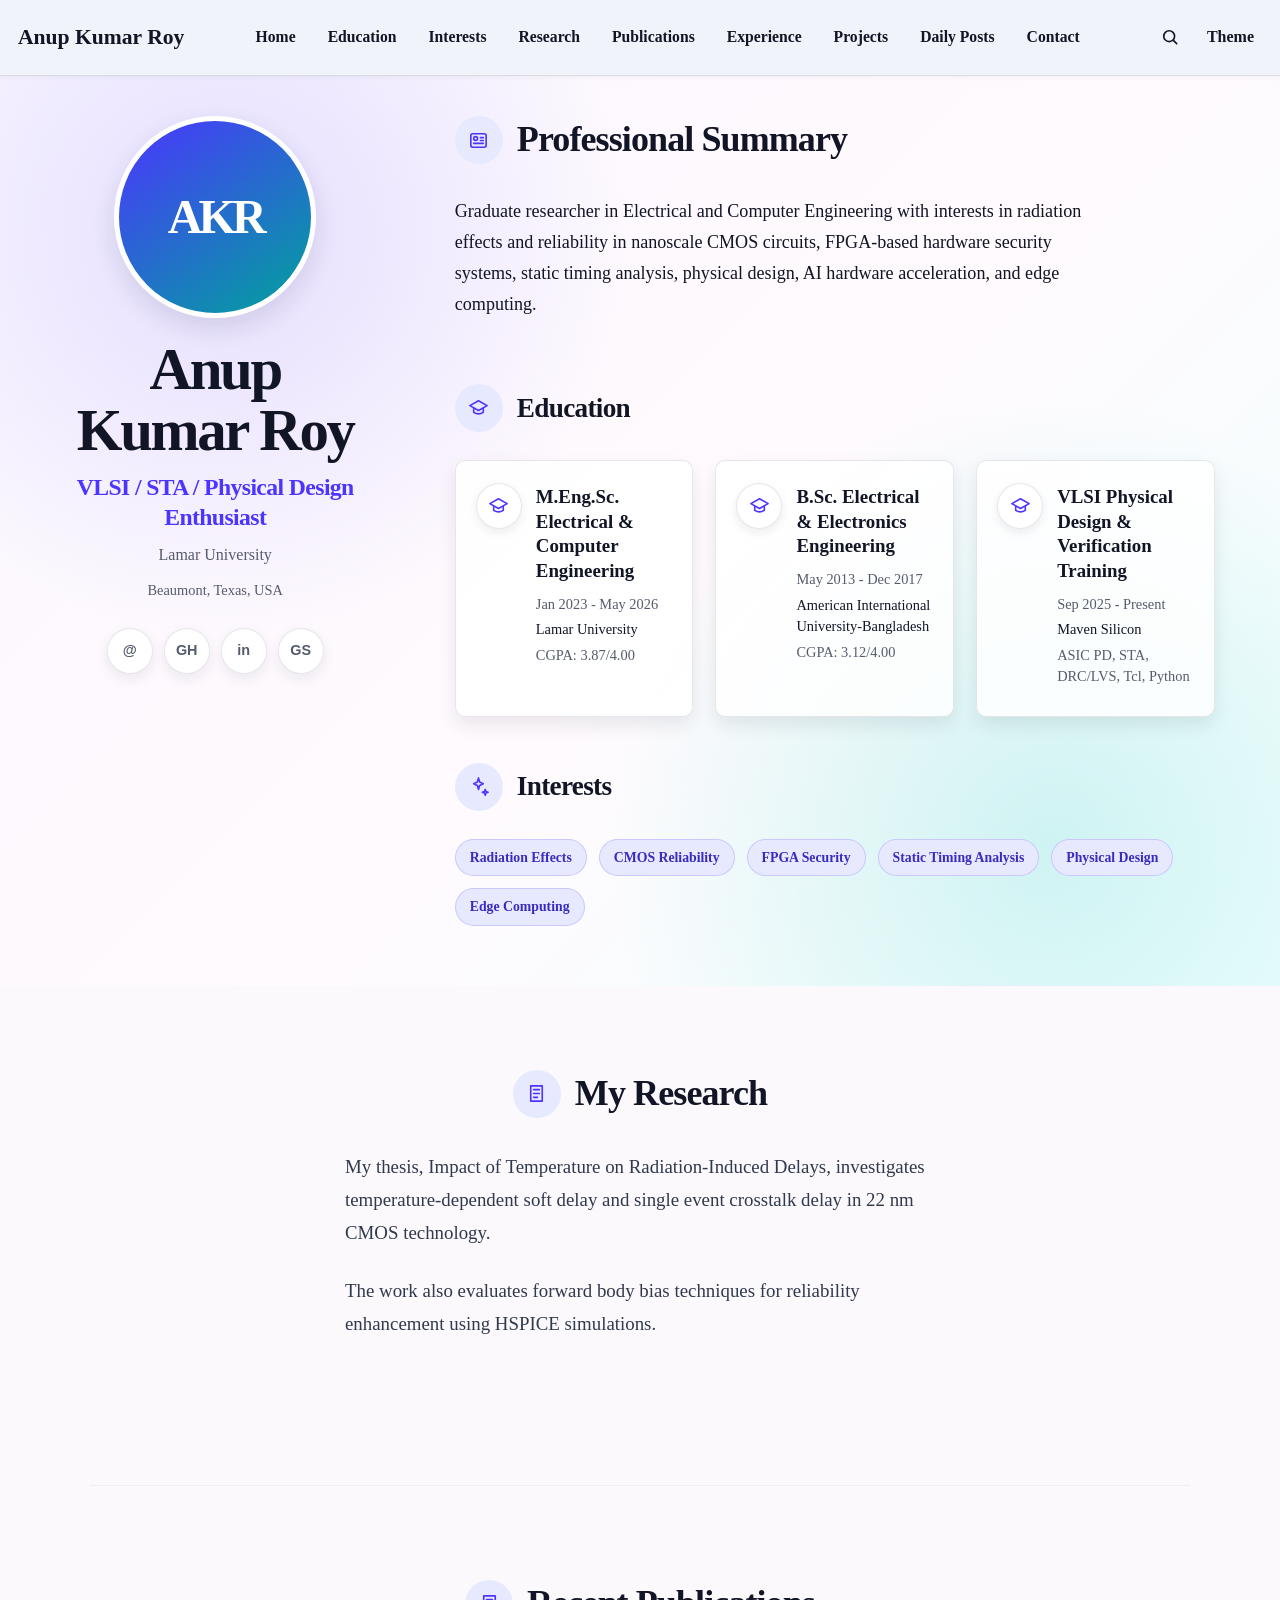
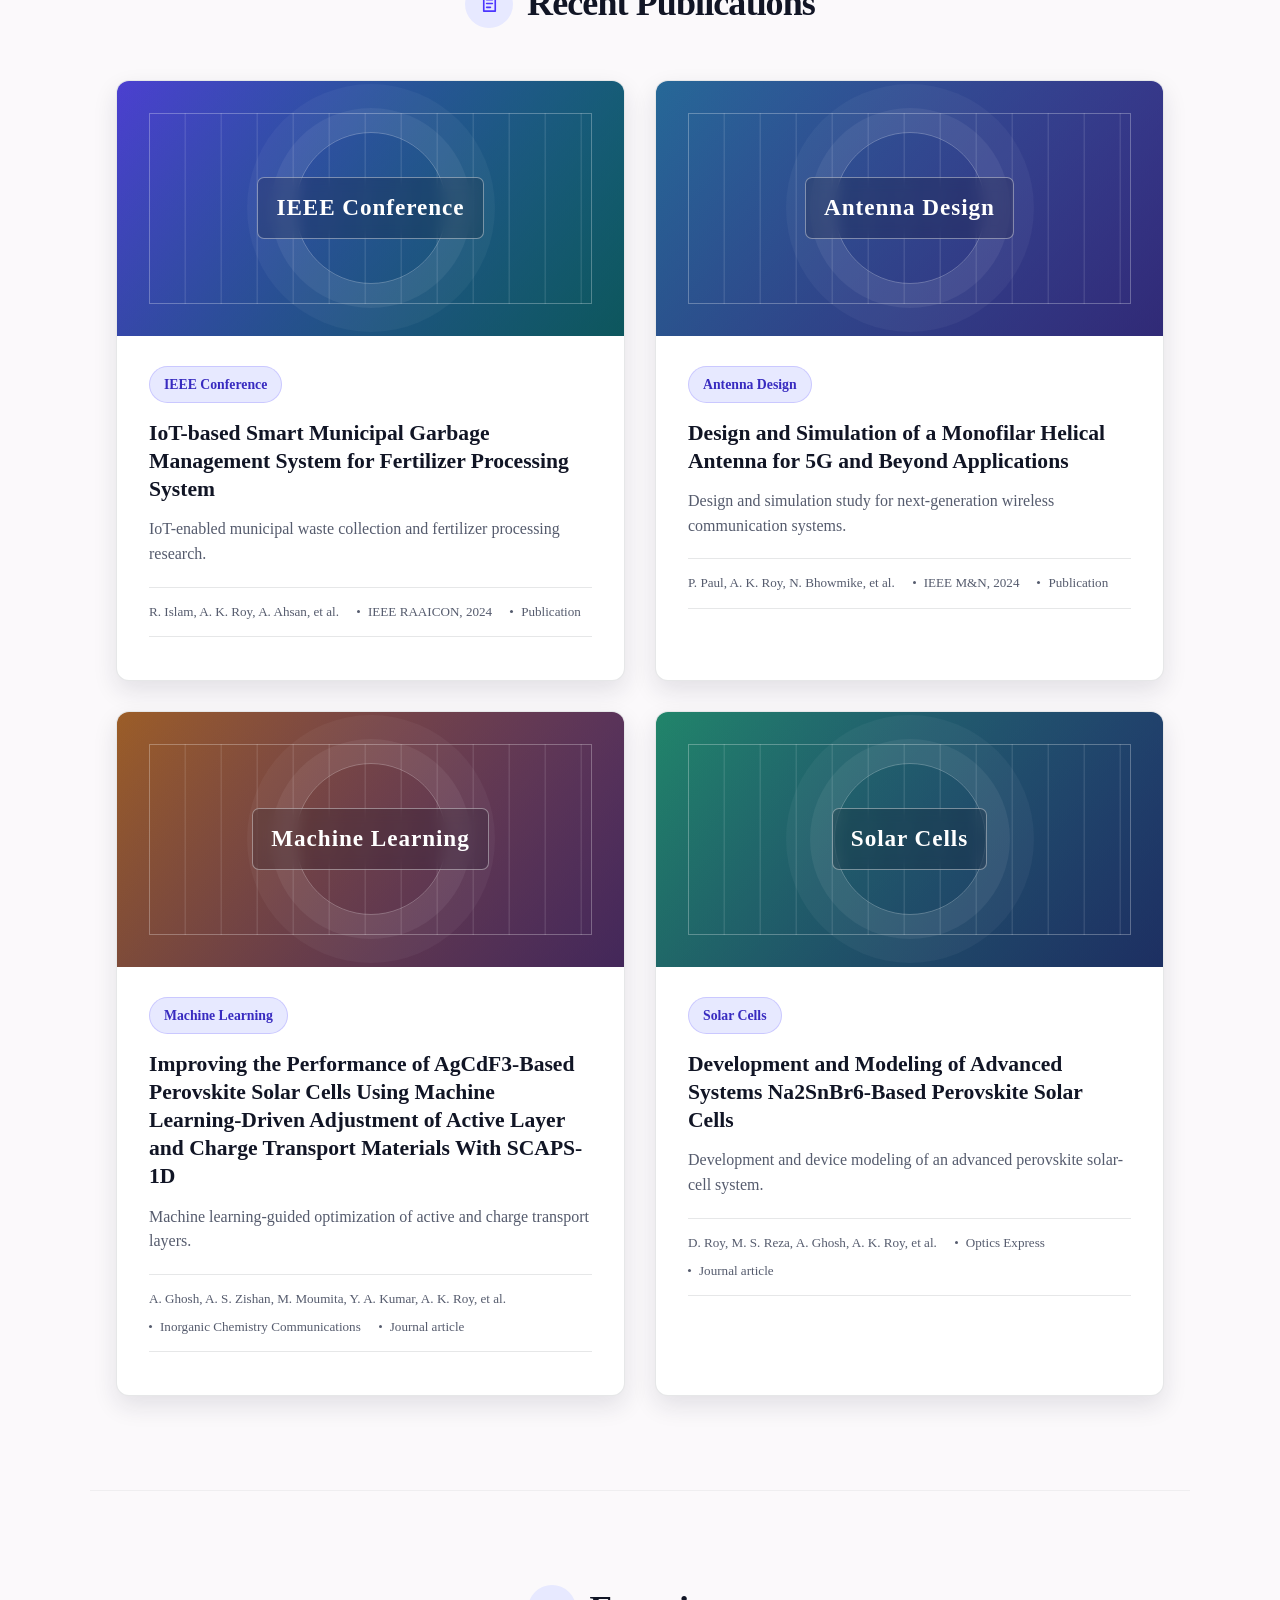
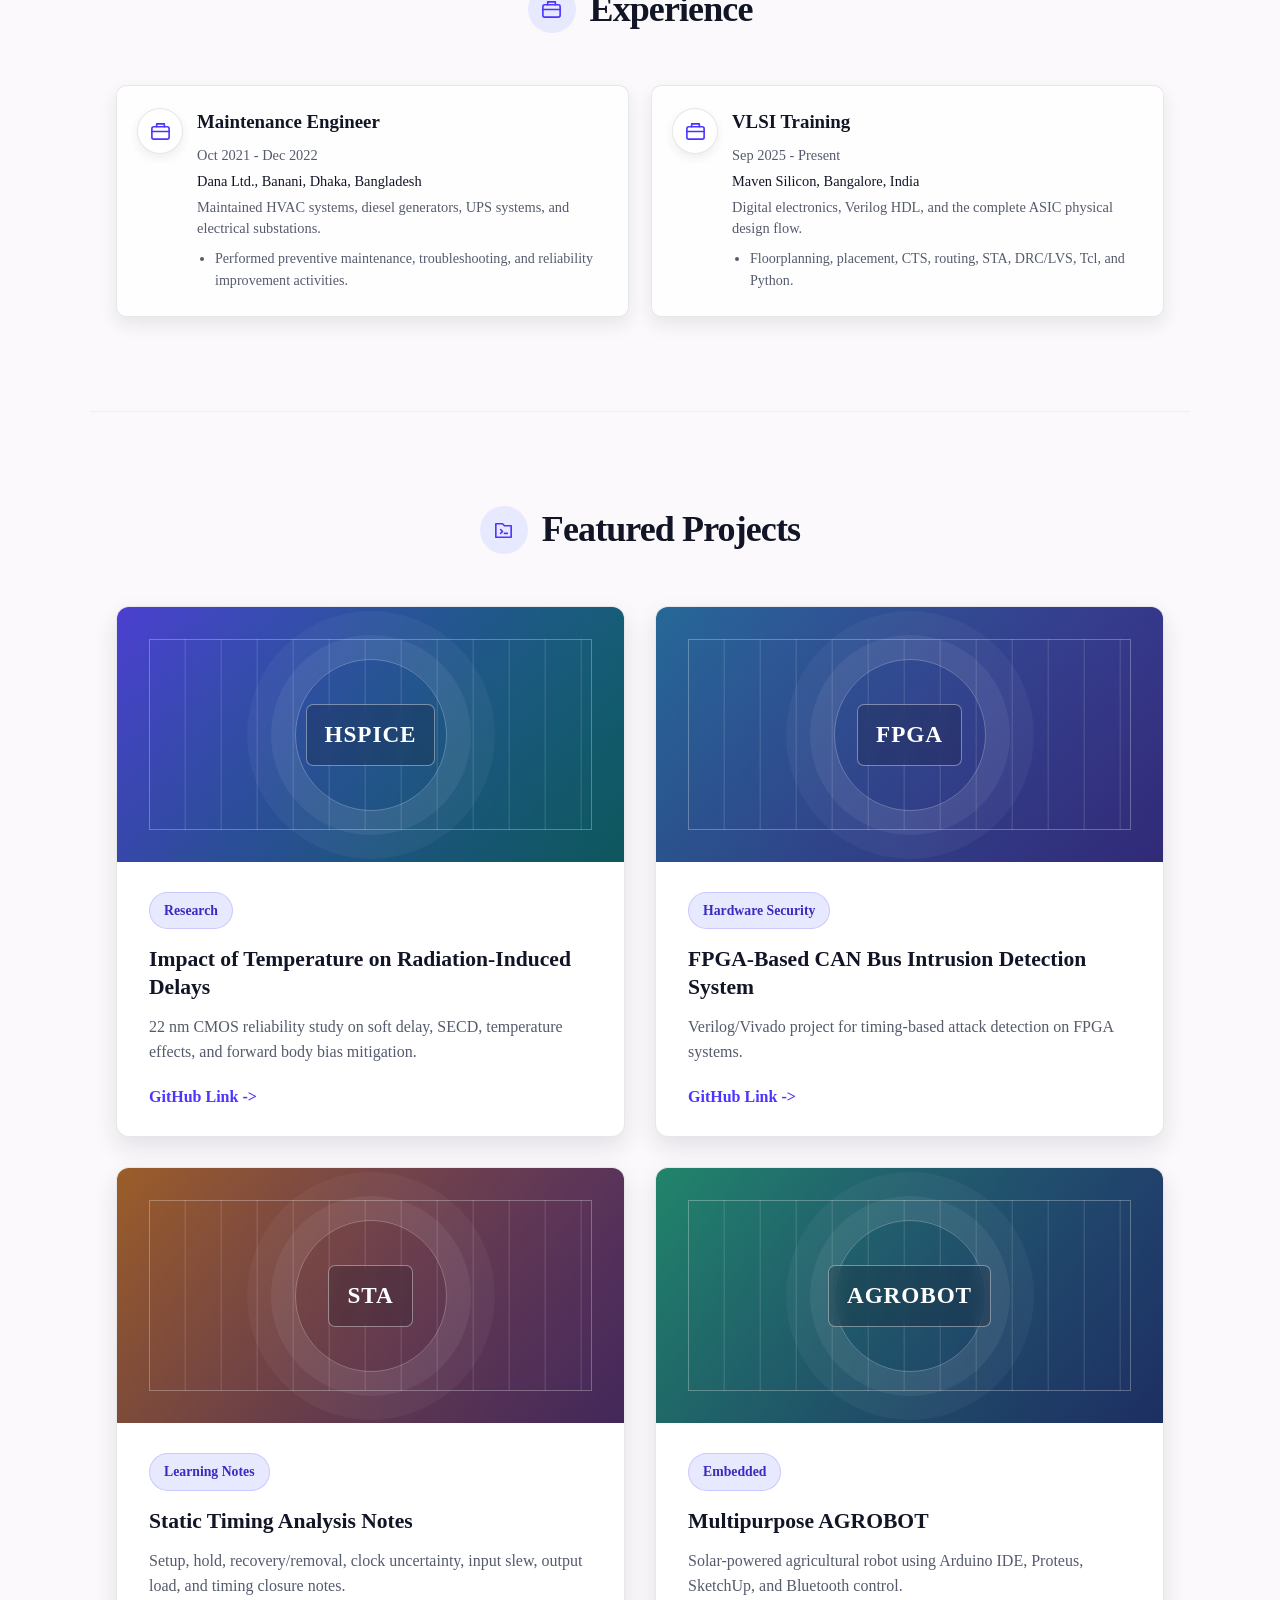
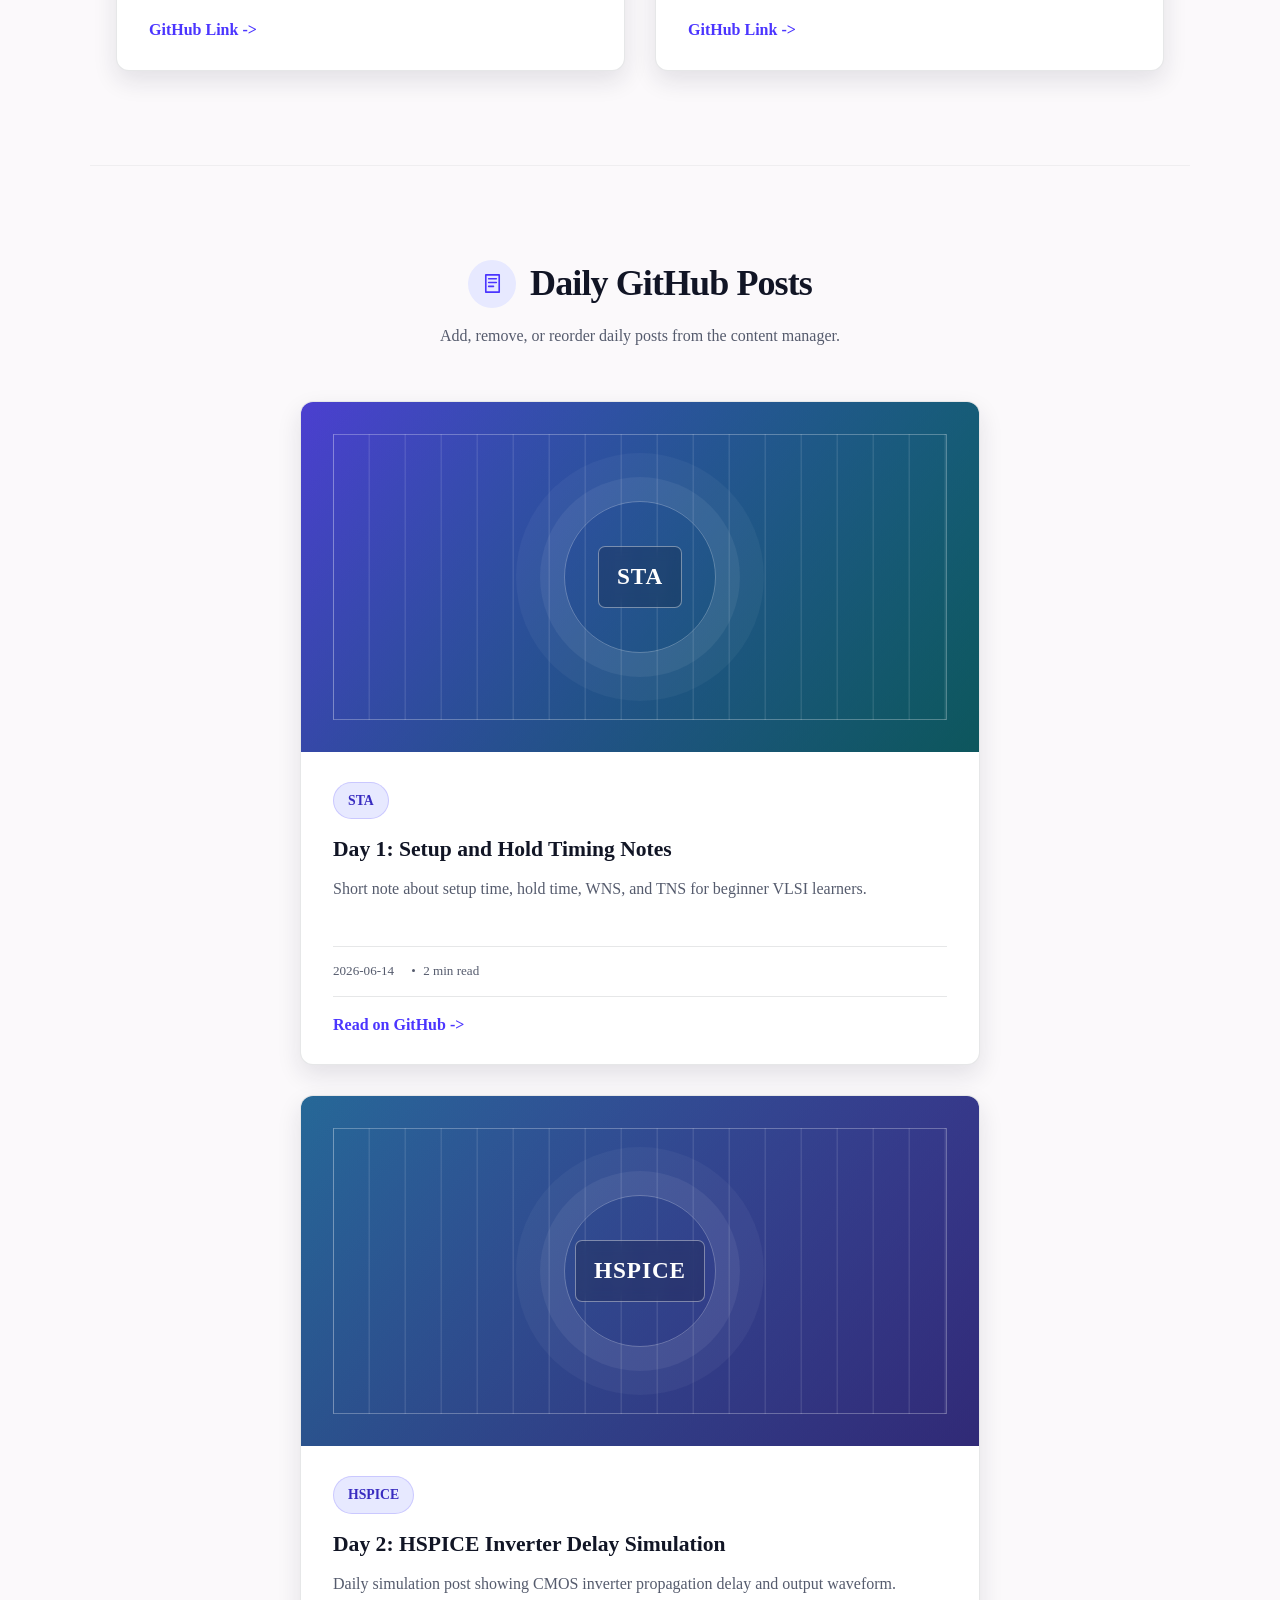
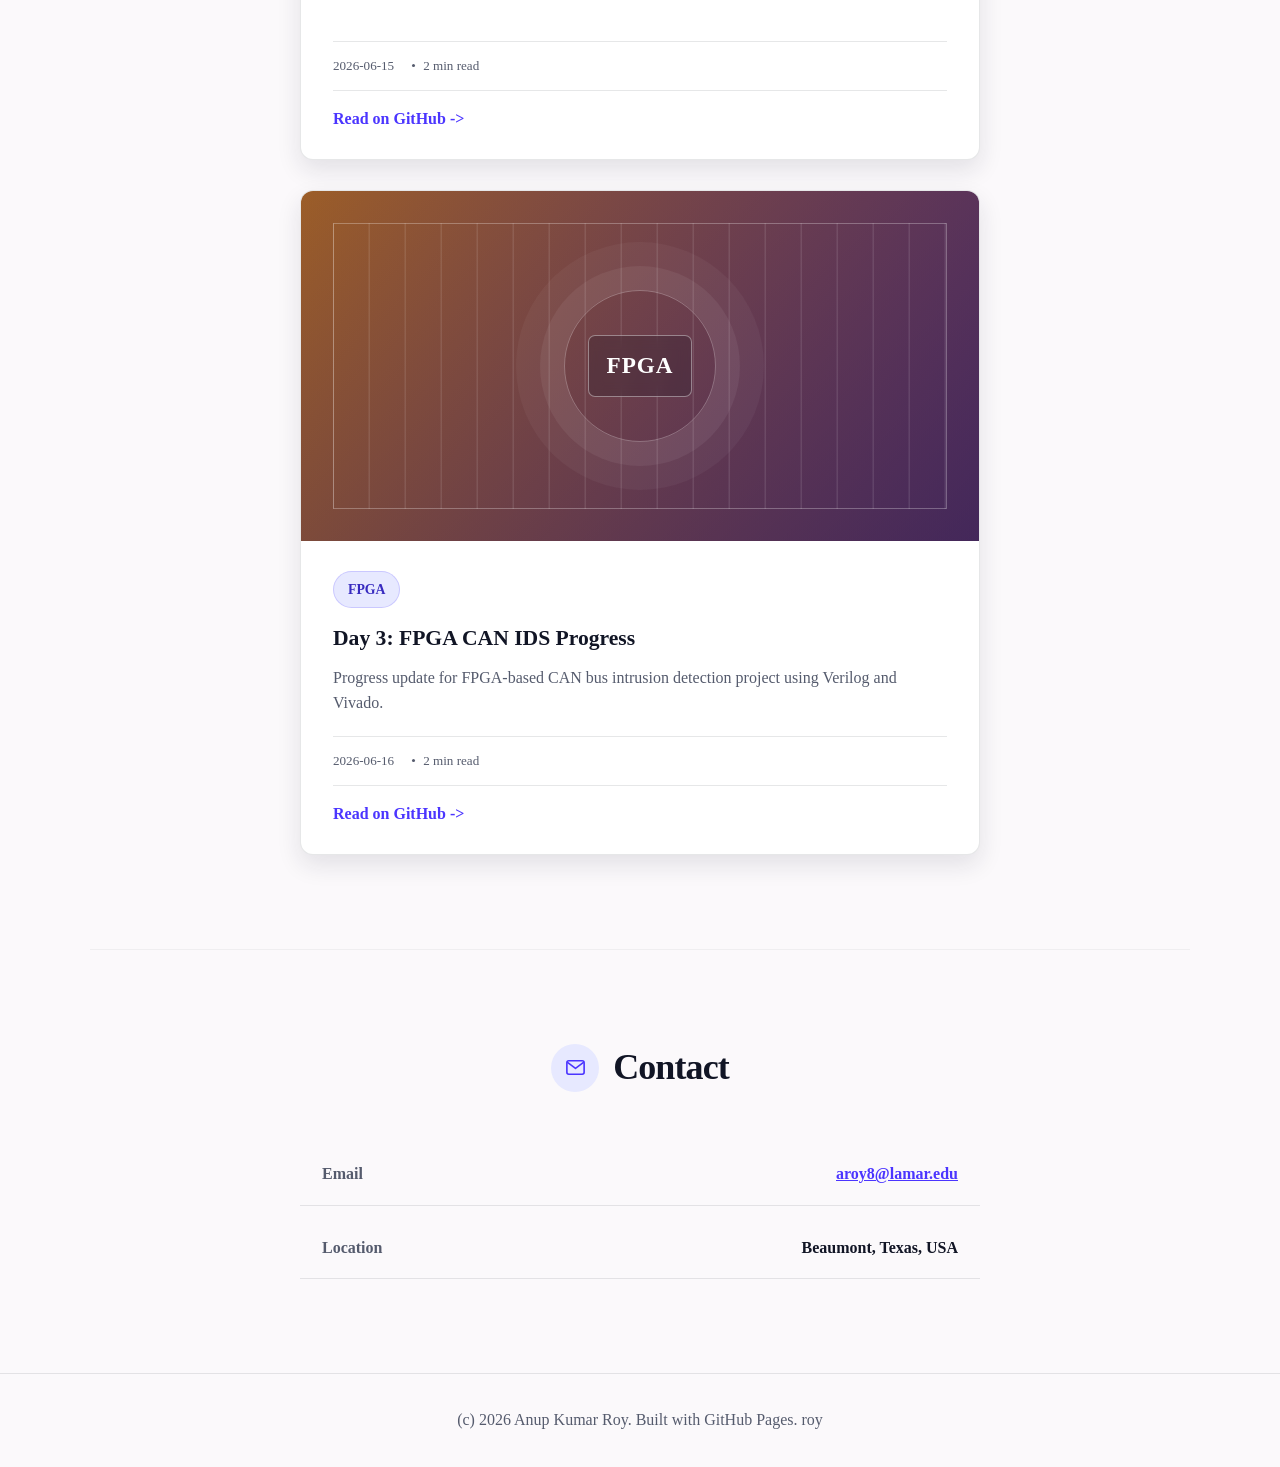
<file: index.html>
<!DOCTYPE html>
<html lang="en">
<head>
  <meta charset="UTF-8">
  <meta name="viewport" content="width=device-width, initial-scale=1.0">
  <meta name="description" content="Anup Kumar Roy's engineering and research portfolio">
  <title>Portfolio</title>
  <link rel="stylesheet" href="style.css">
</head>
<body>
  <header class="topbar">
    <a id="brand" class="brand" href="#home">Portfolio</a>
    <button id="menuToggle" class="menu-btn" type="button" aria-expanded="false" aria-controls="siteNav">Menu</button>
    <nav id="siteNav" aria-label="Main navigation"></nav>
    <div class="header-actions">
      <button id="searchToggle" class="icon-btn" type="button" aria-label="Search portfolio">
        <svg viewBox="0 0 24 24" aria-hidden="true"><circle cx="11" cy="11" r="6.5"></circle><path d="m16 16 4 4"></path></svg>
      </button>
      <button id="themeToggle" class="theme-btn" type="button" aria-label="Switch color theme">Theme</button>
    </div>
  </header>

  <div id="searchPanel" class="search-panel" hidden>
    <label for="siteSearch">Search this portfolio</label>
    <div class="search-row">
      <input id="siteSearch" type="search" placeholder="Research, projects, publications...">
      <button id="searchClose" type="button">Close</button>
    </div>
    <div id="searchResults" class="search-results" aria-live="polite"></div>
  </div>

  <main id="siteContent">
    <div class="loading-state">Loading portfolio...</div>
  </main>

  <footer id="siteFooter"></footer>

  <script src="script.js" defer></script>
</body>
</html>
</file>
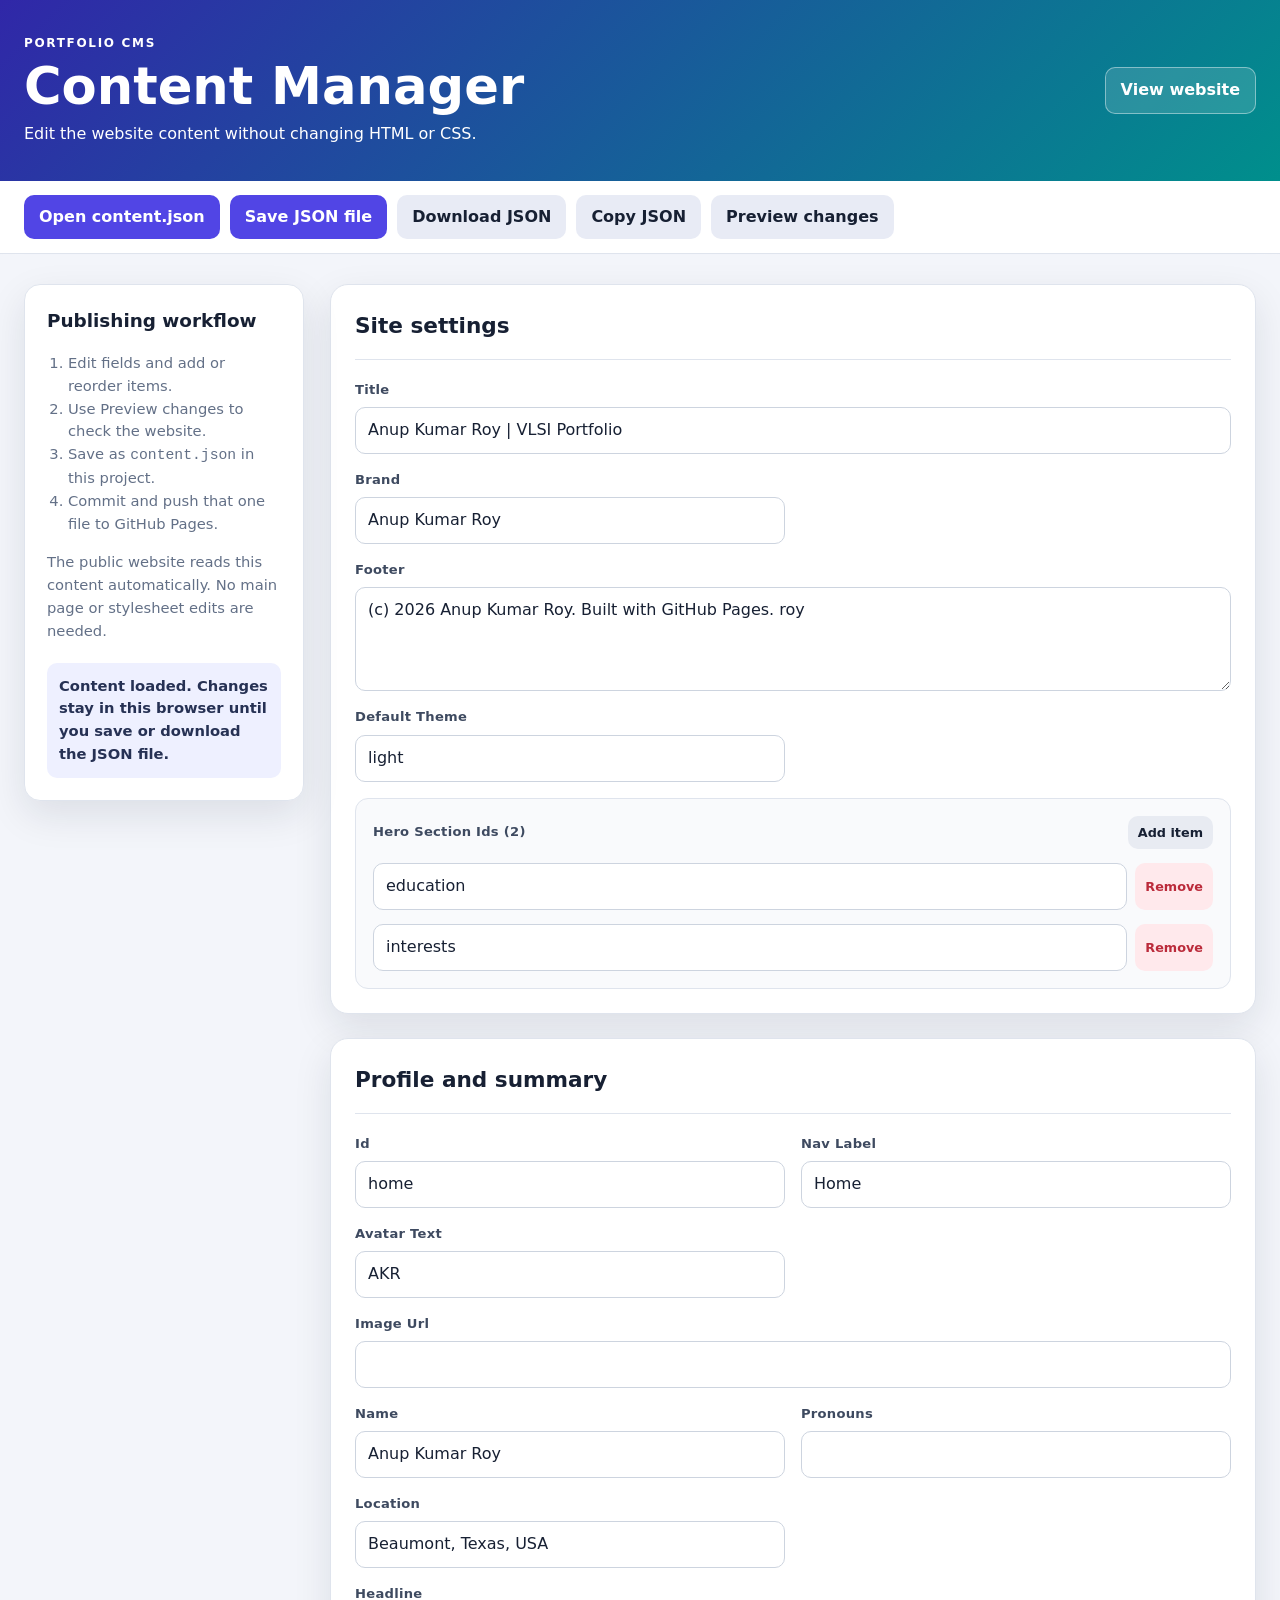
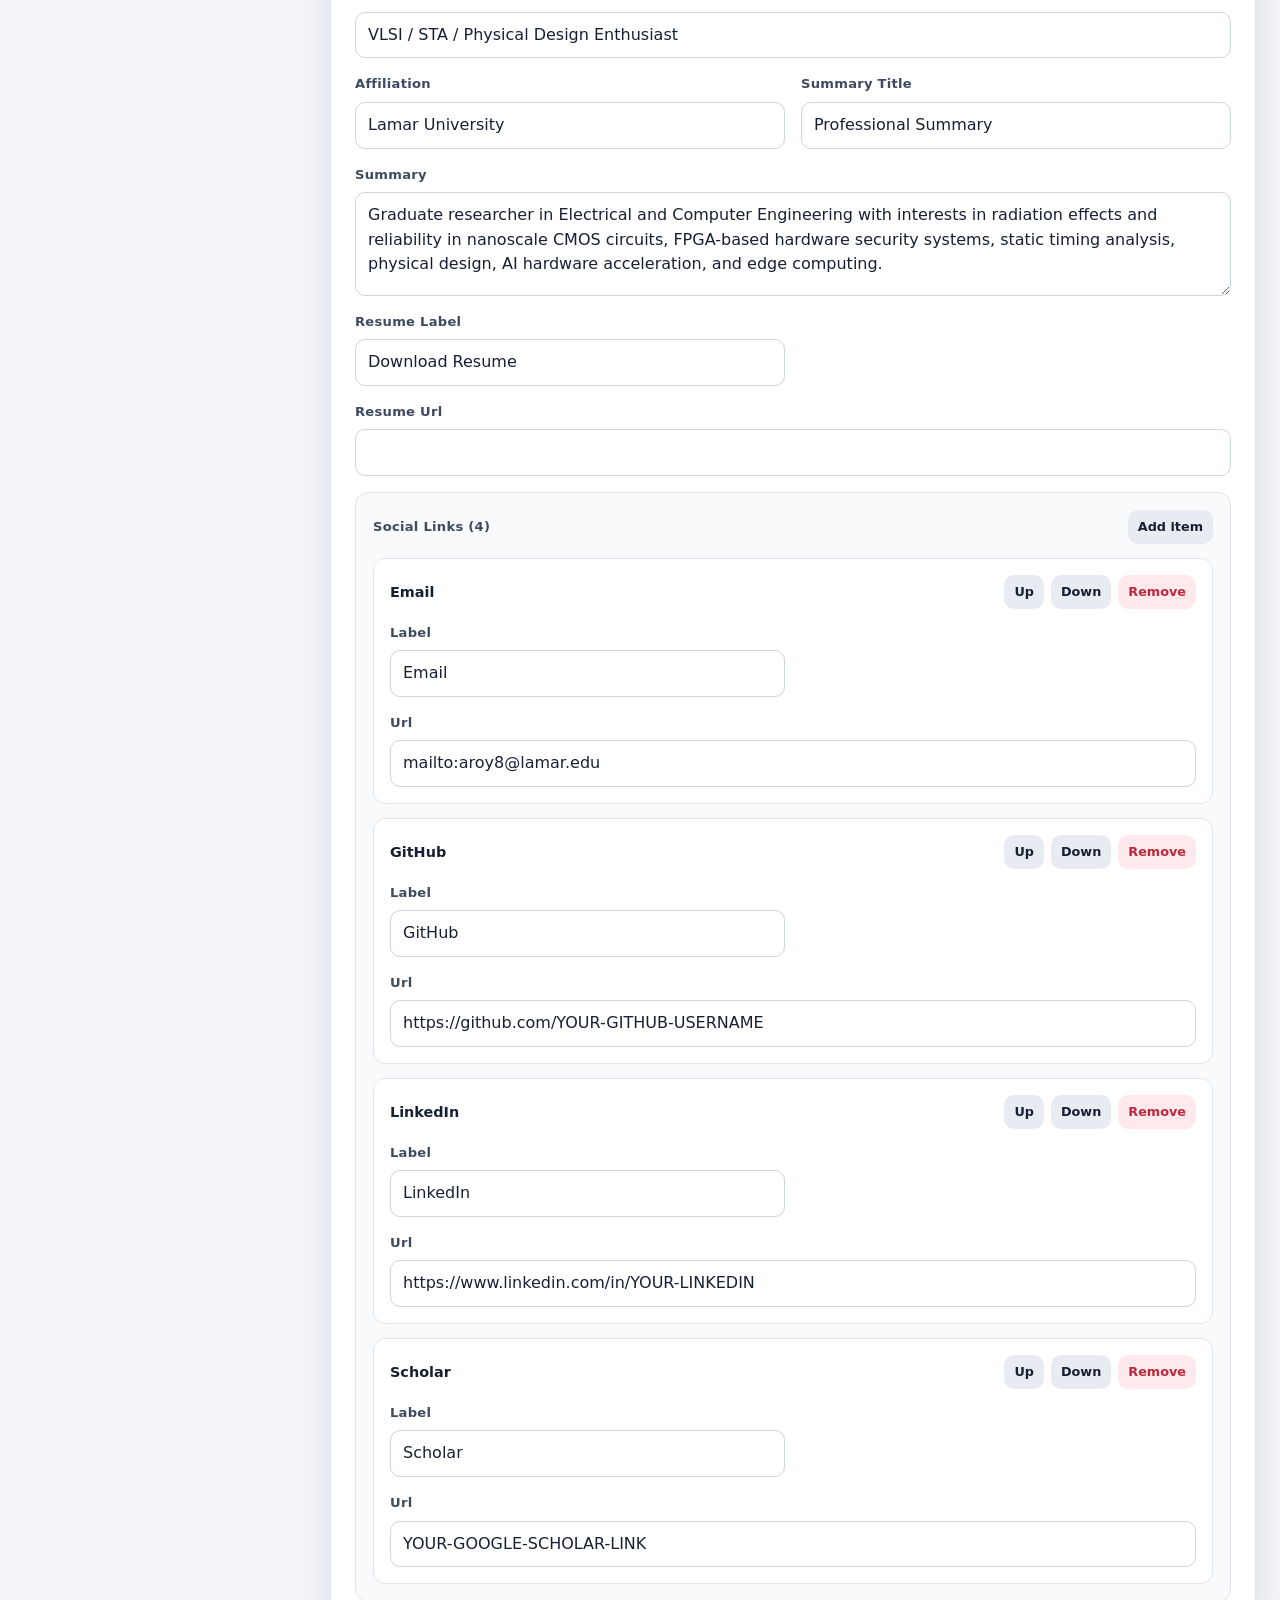
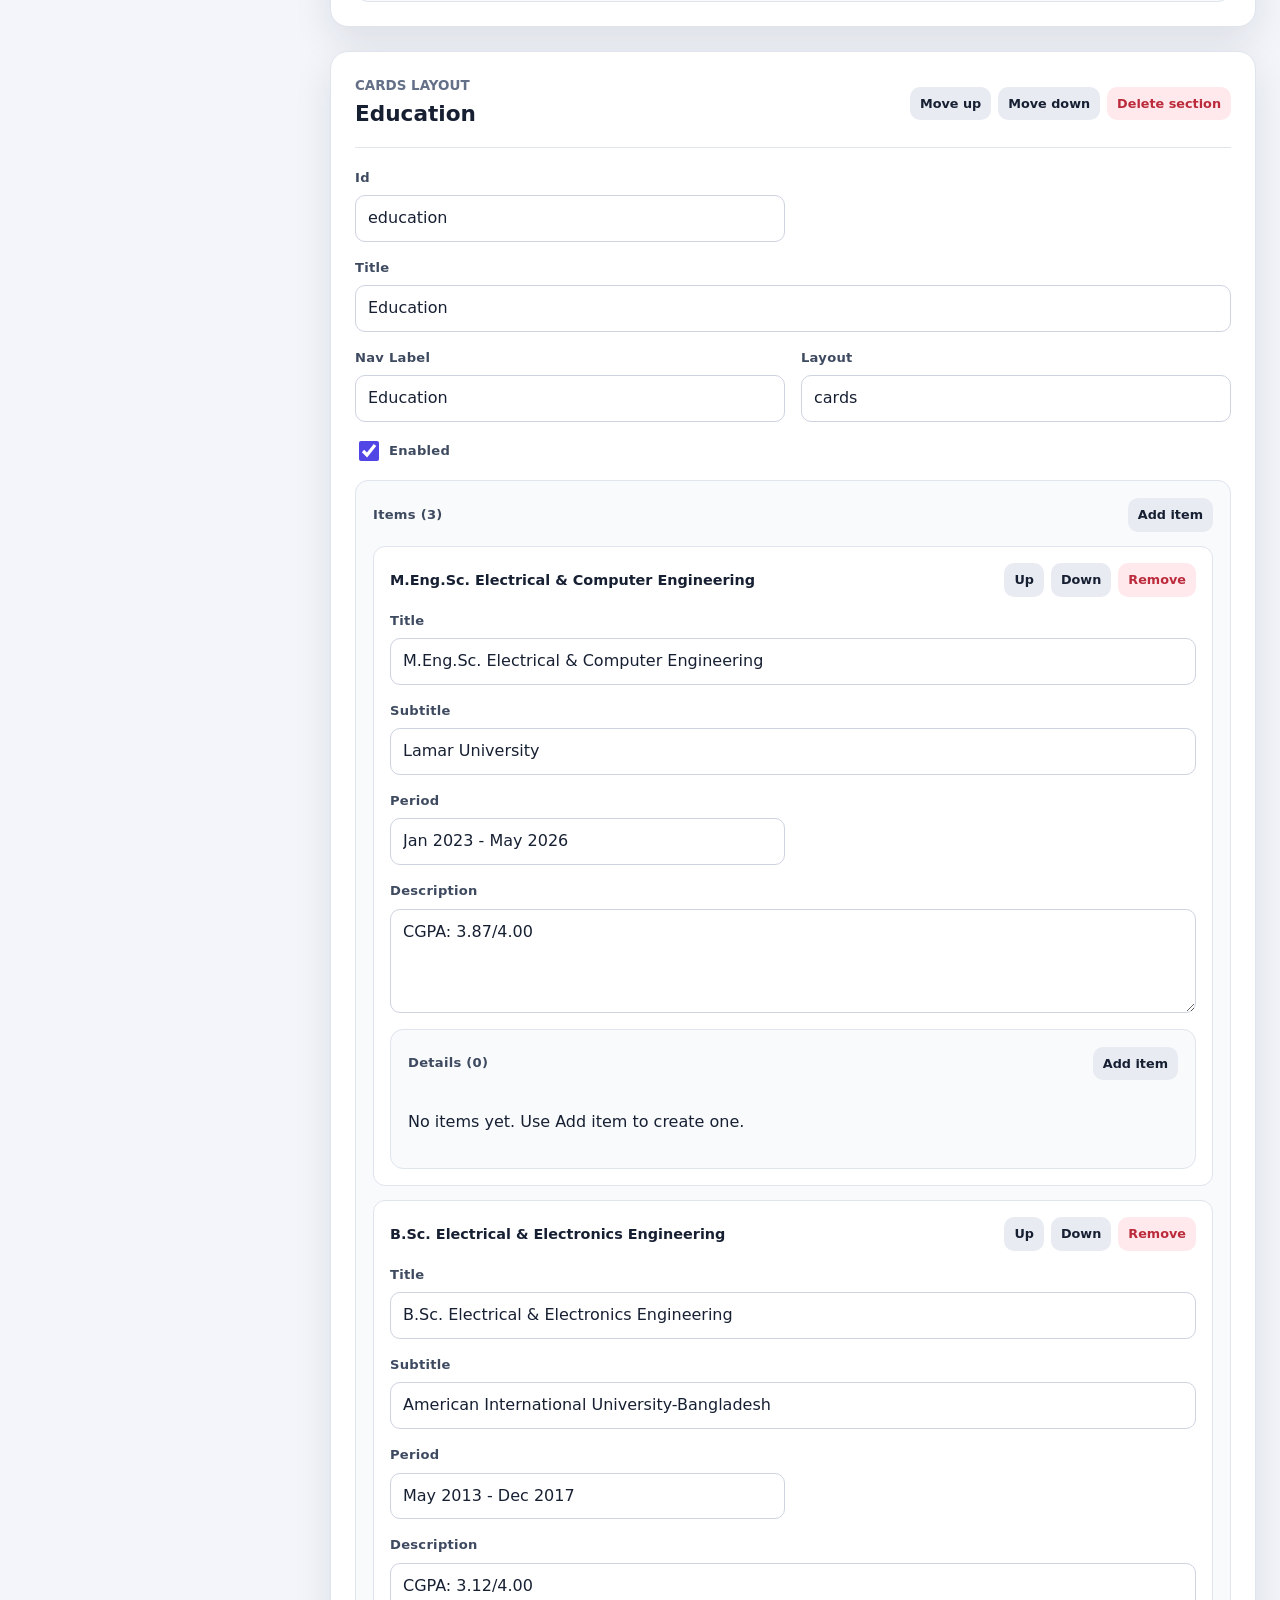
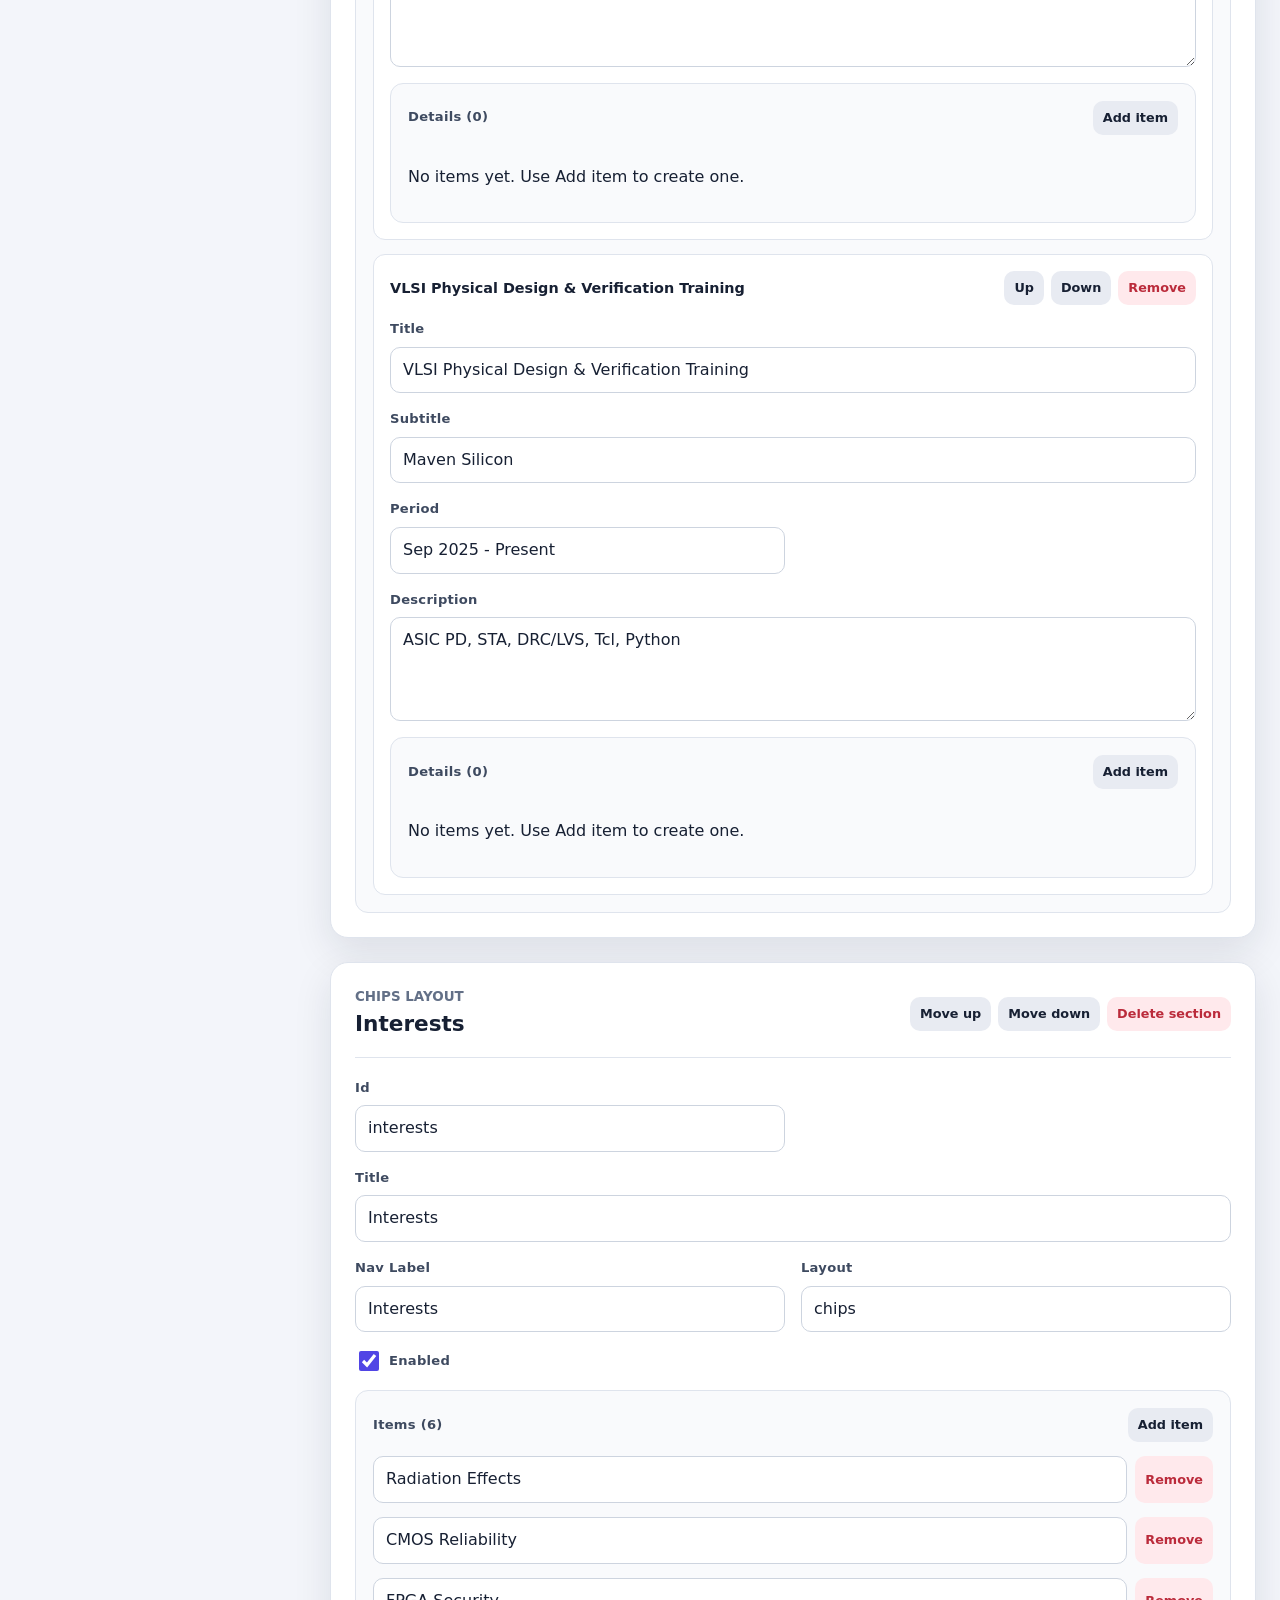
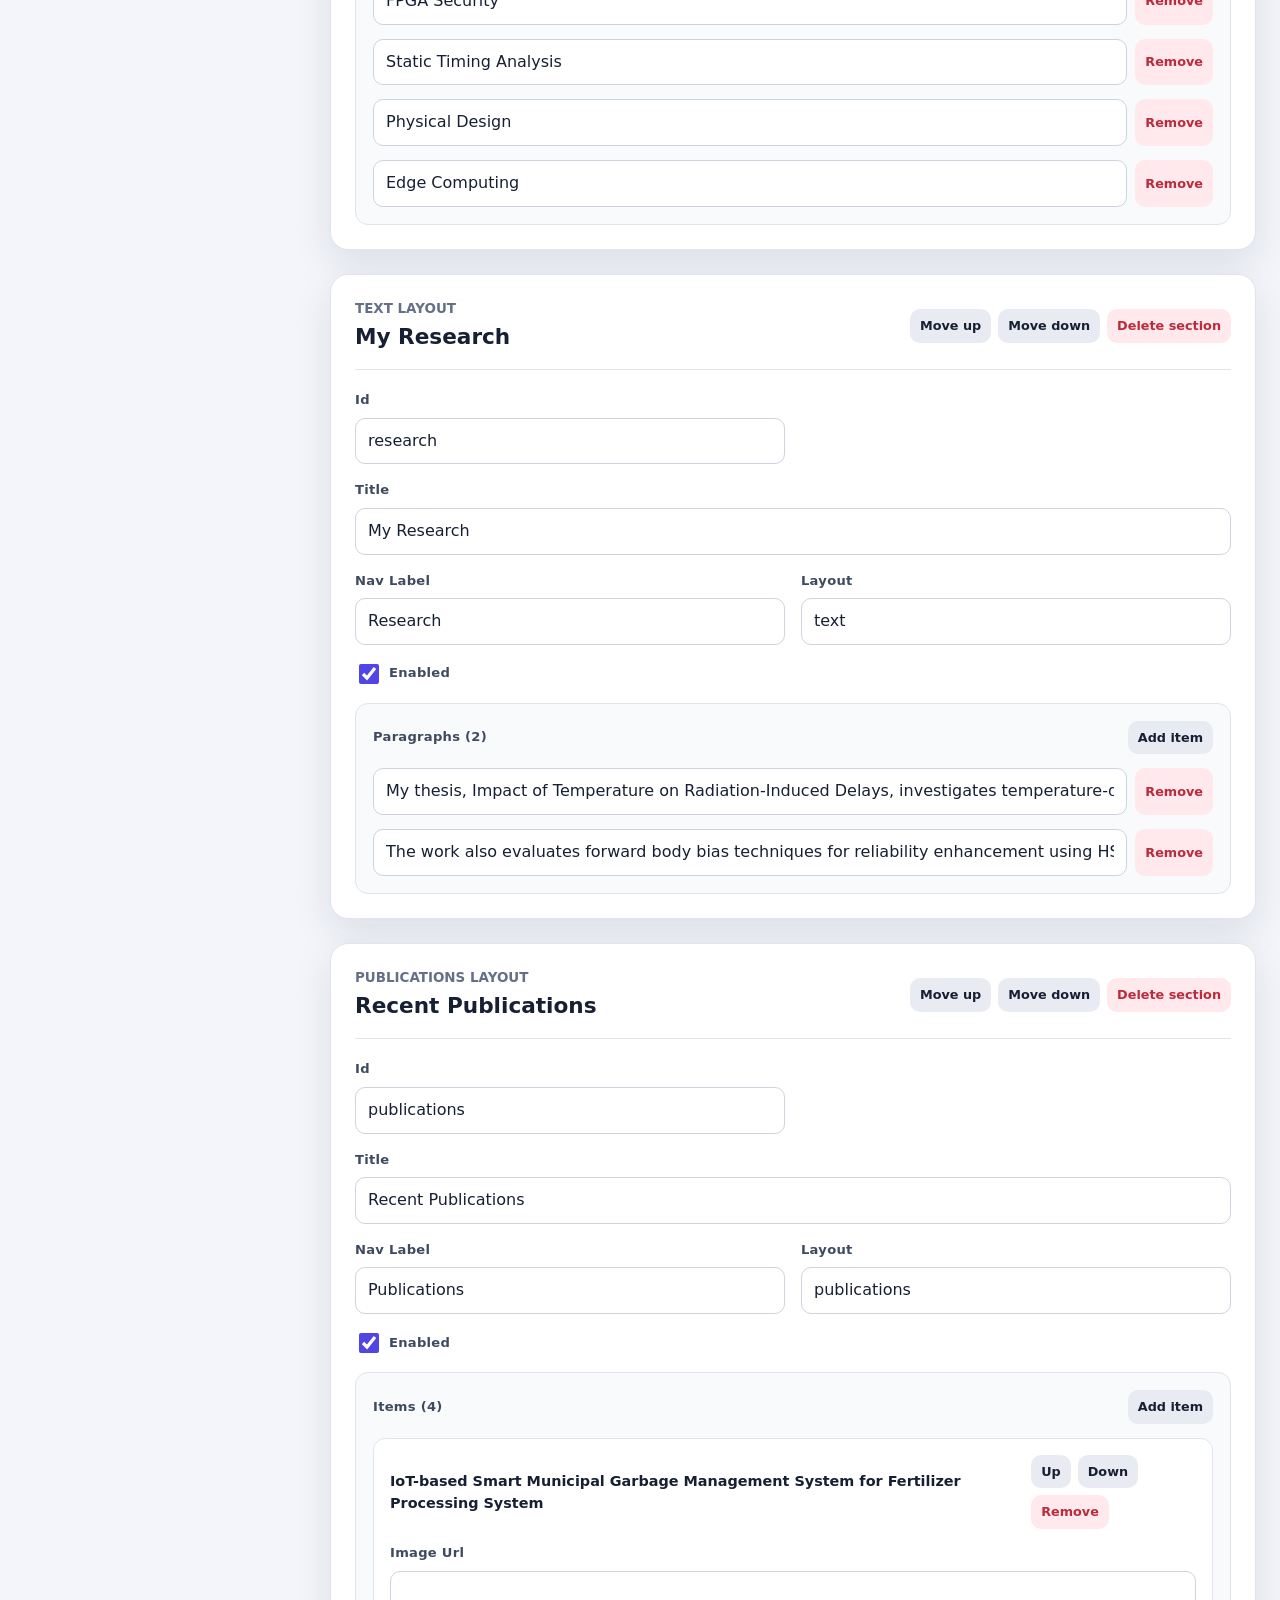
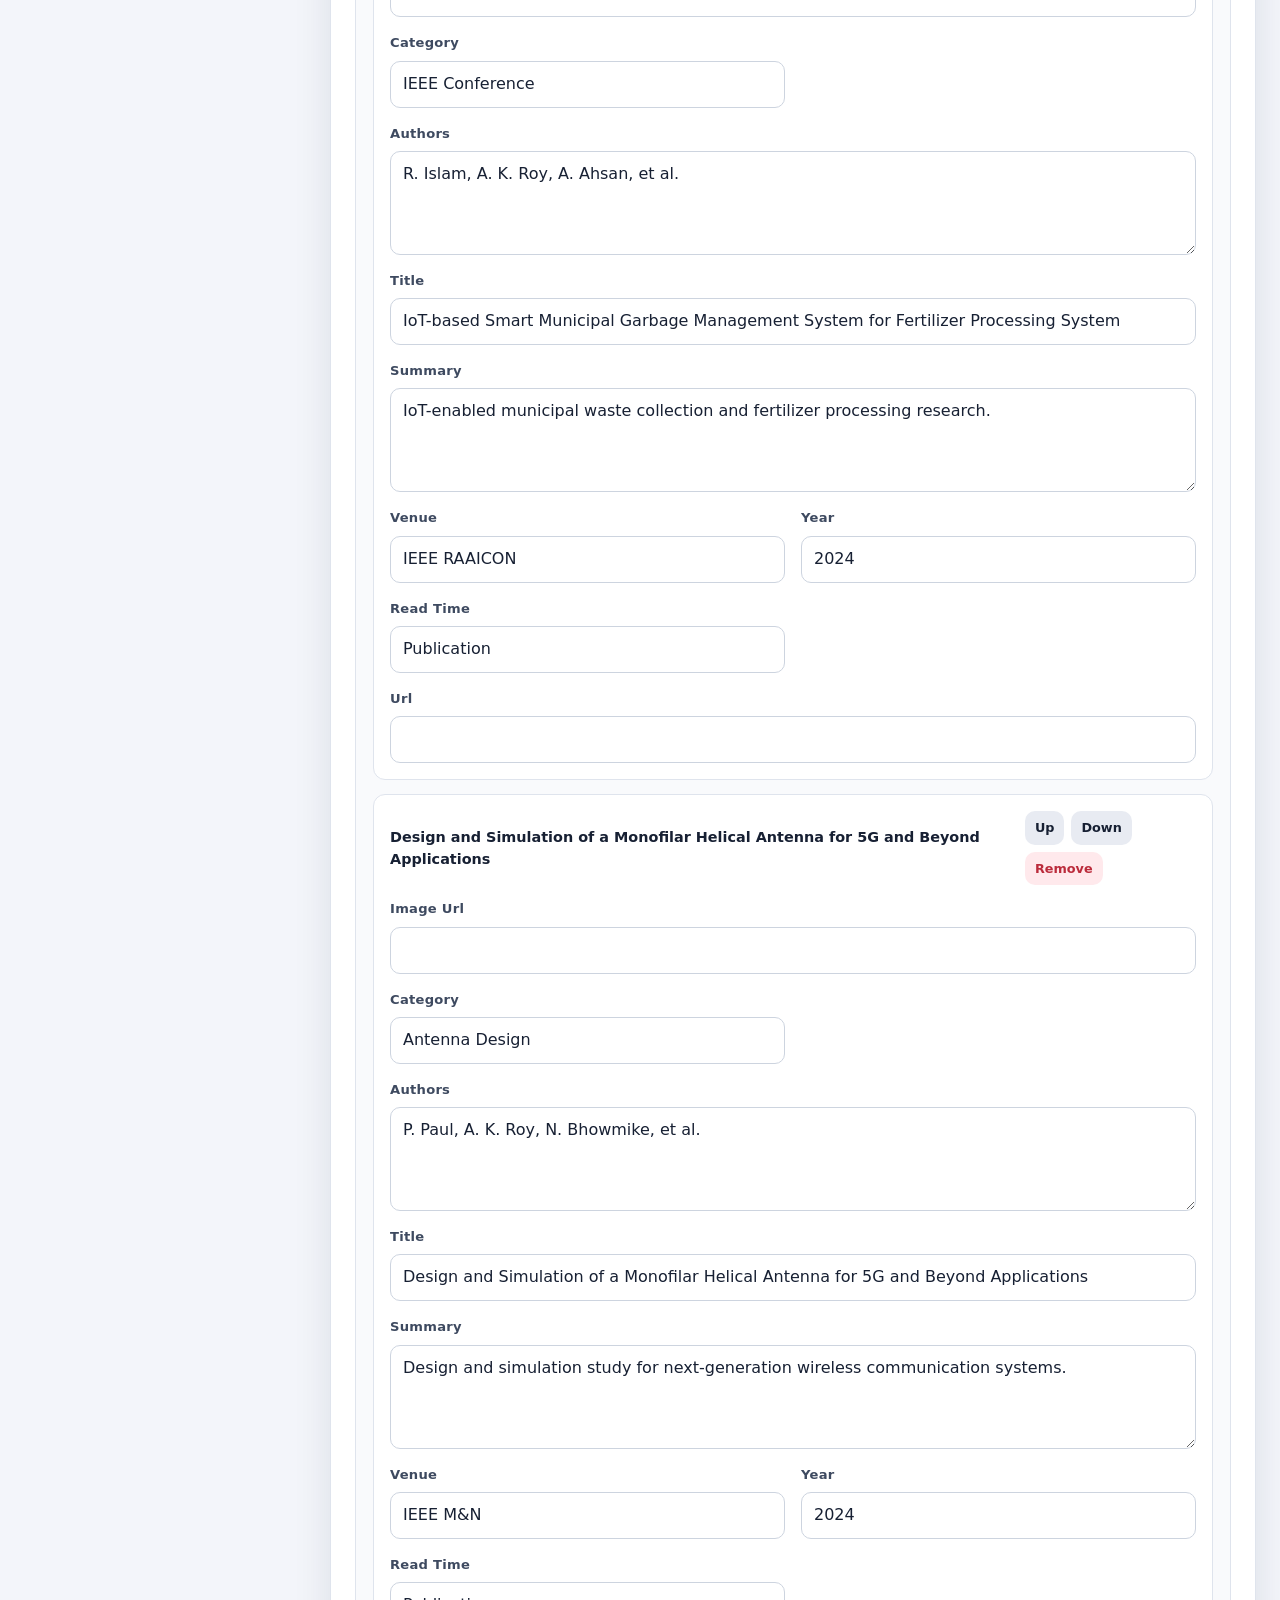
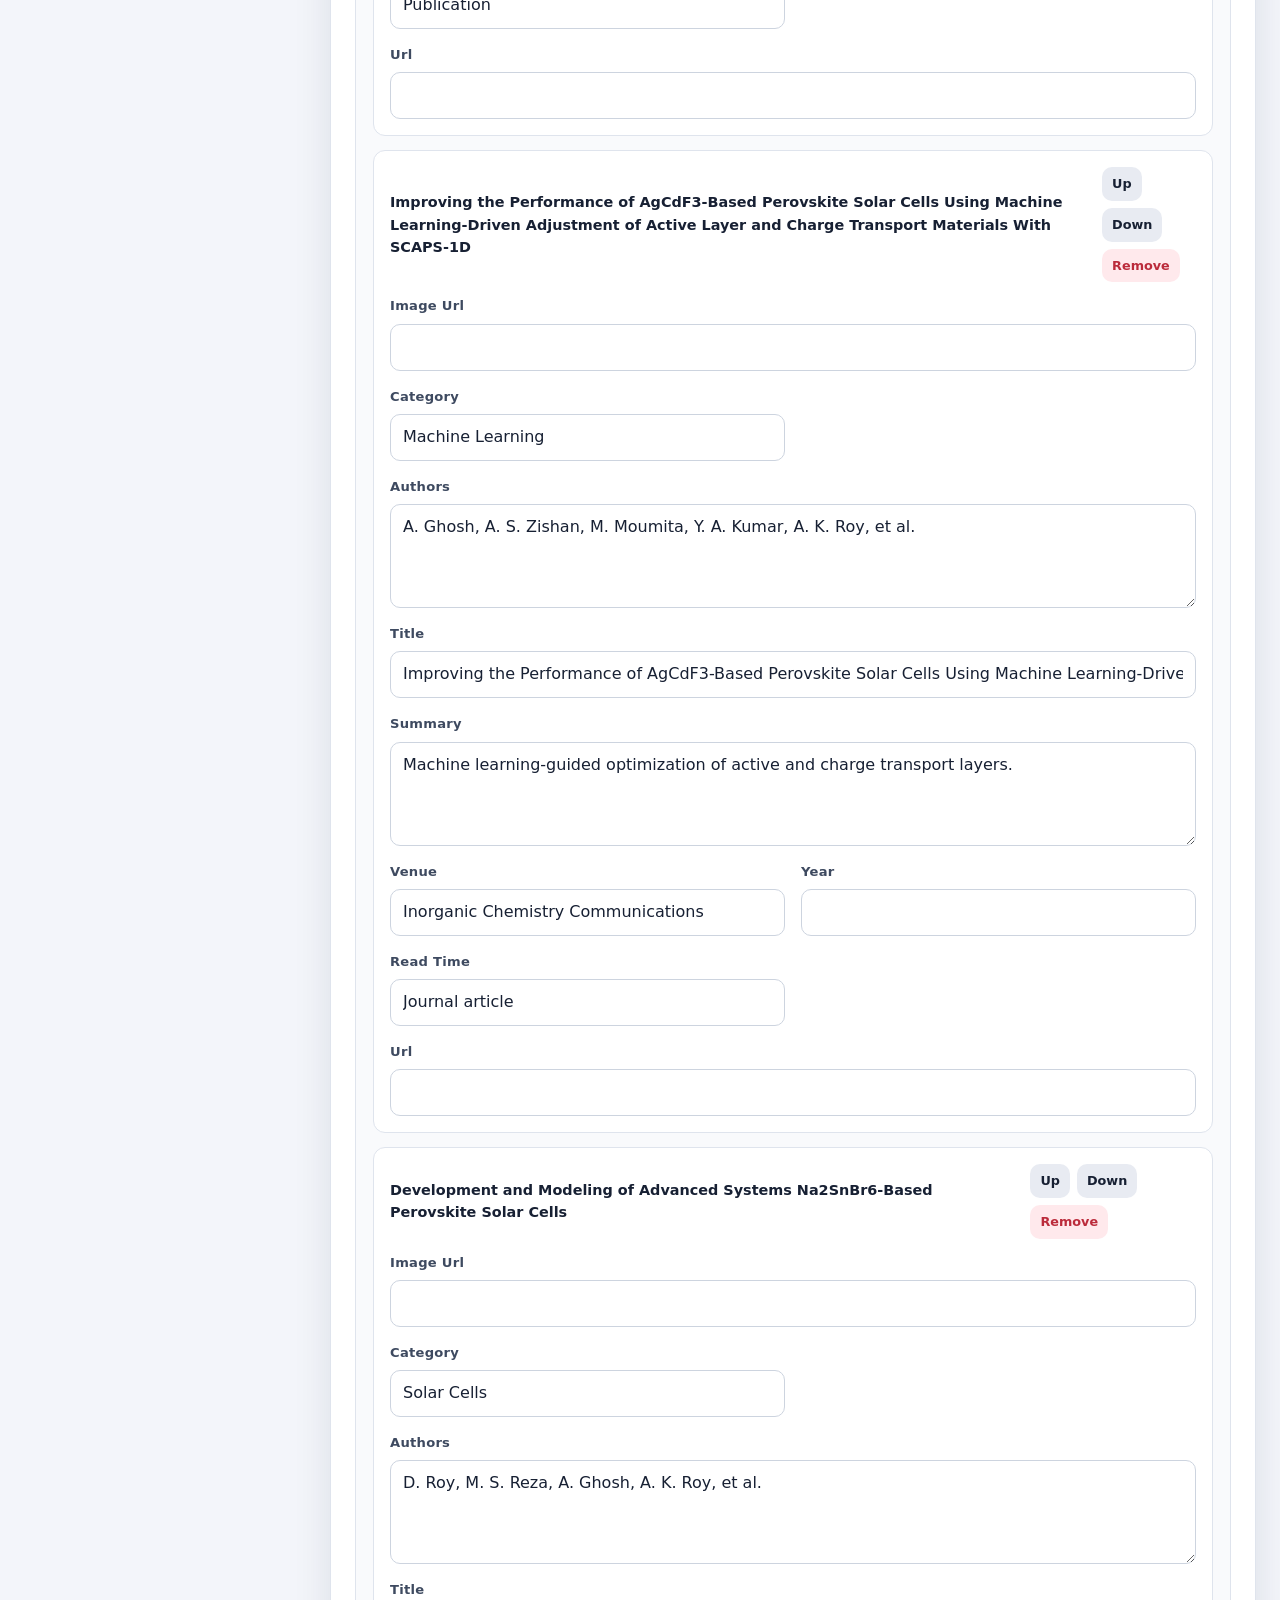
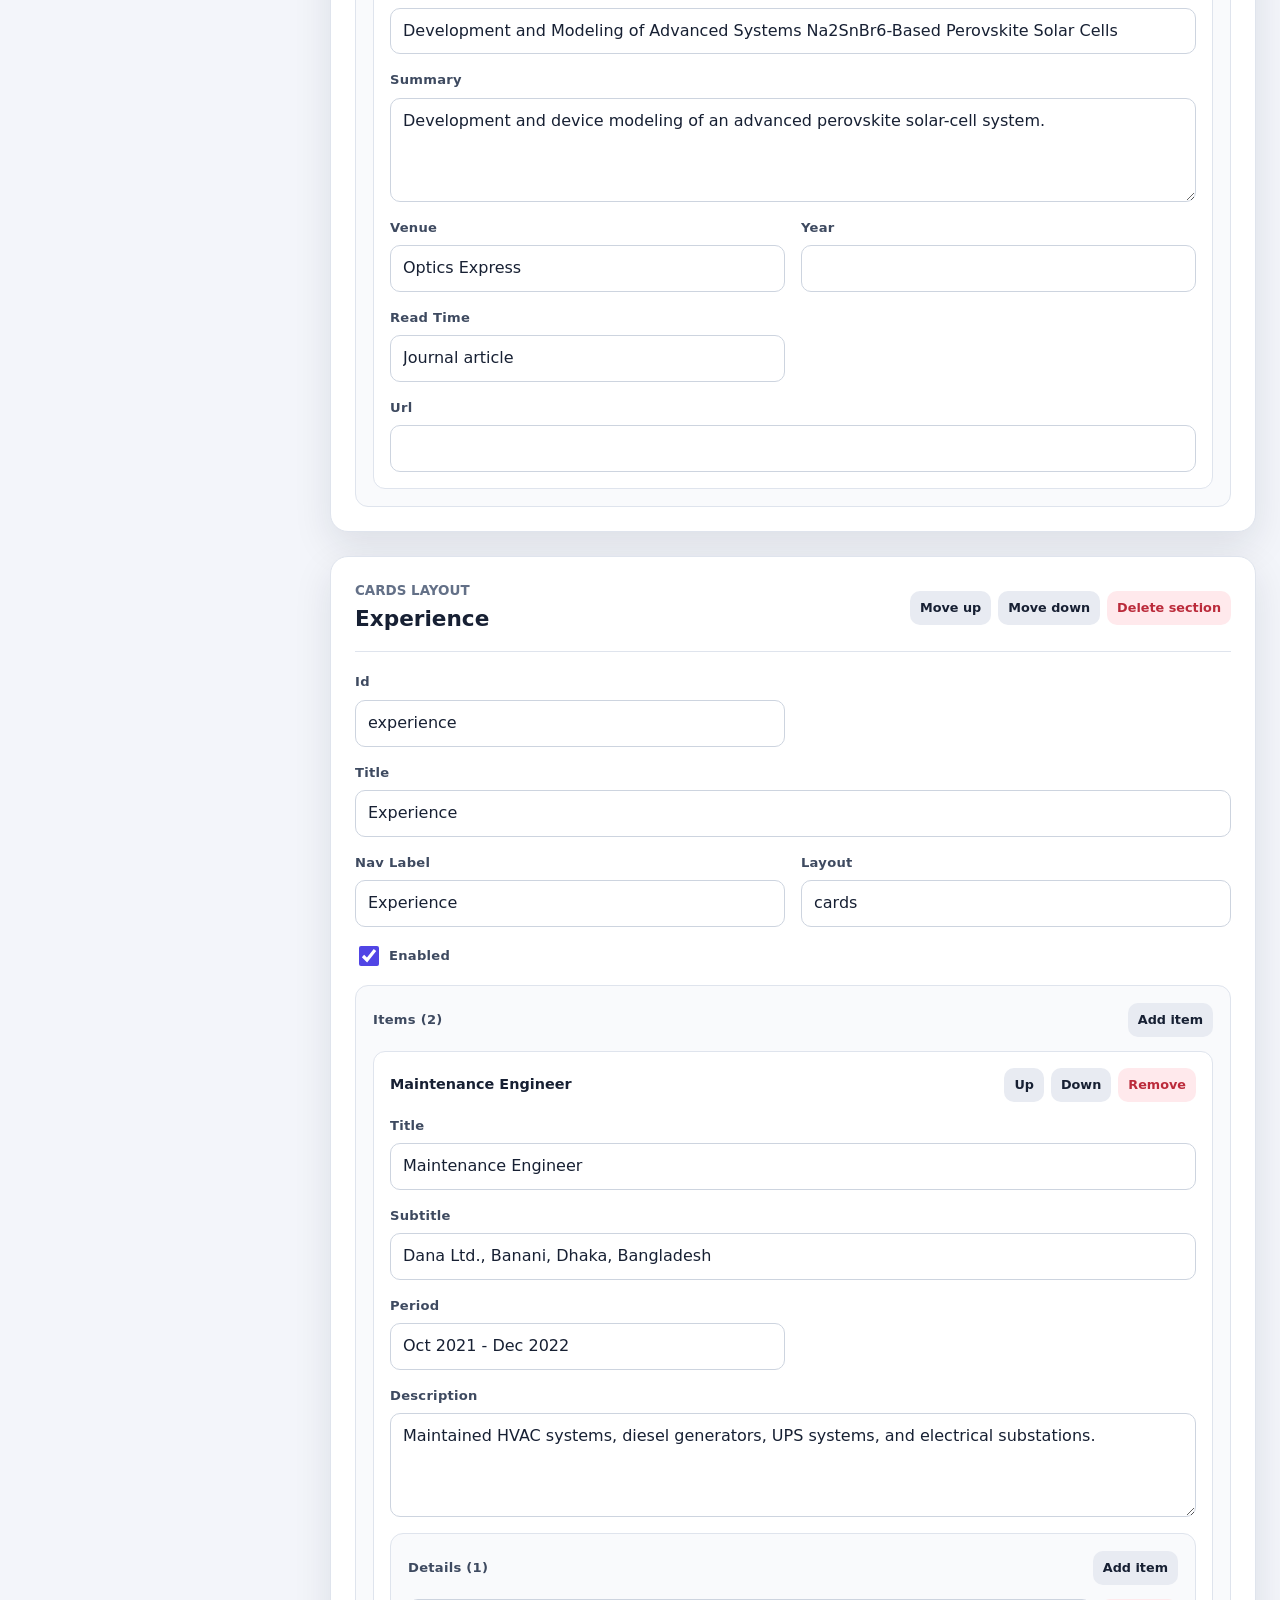
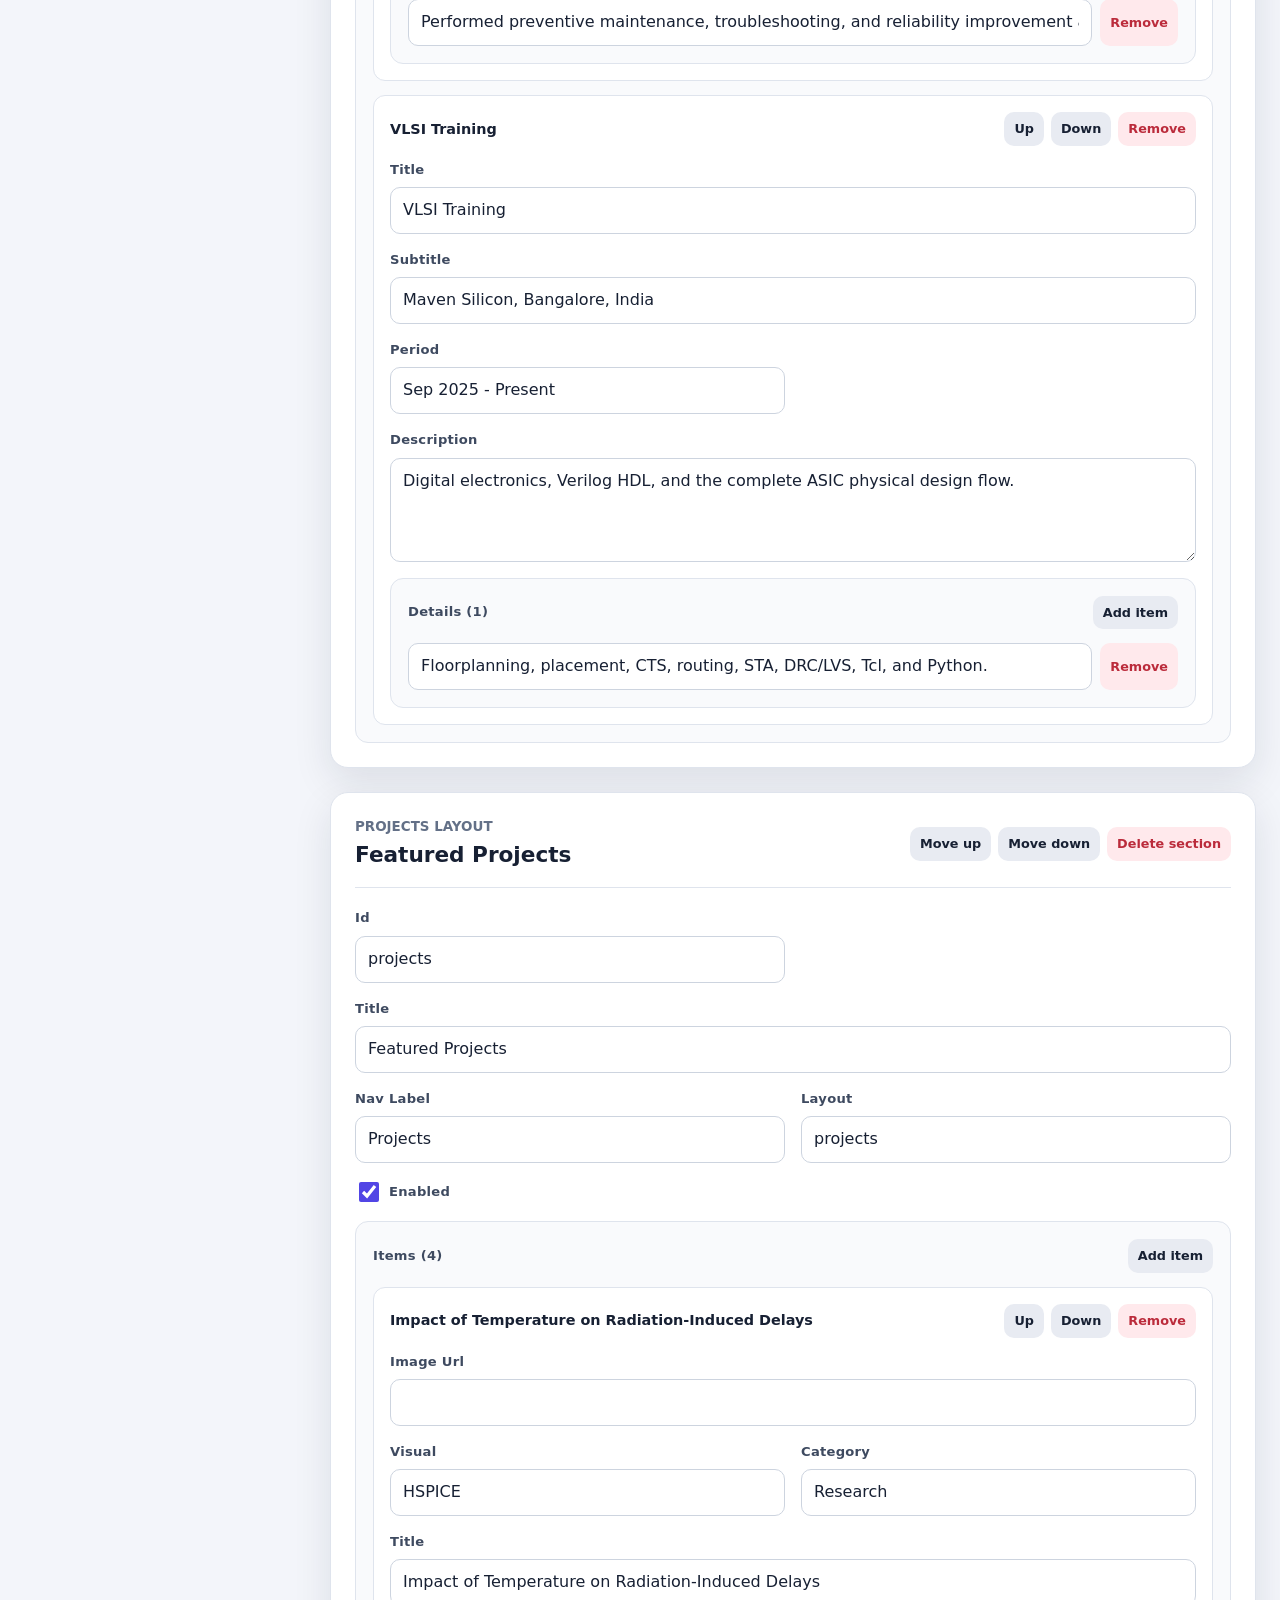
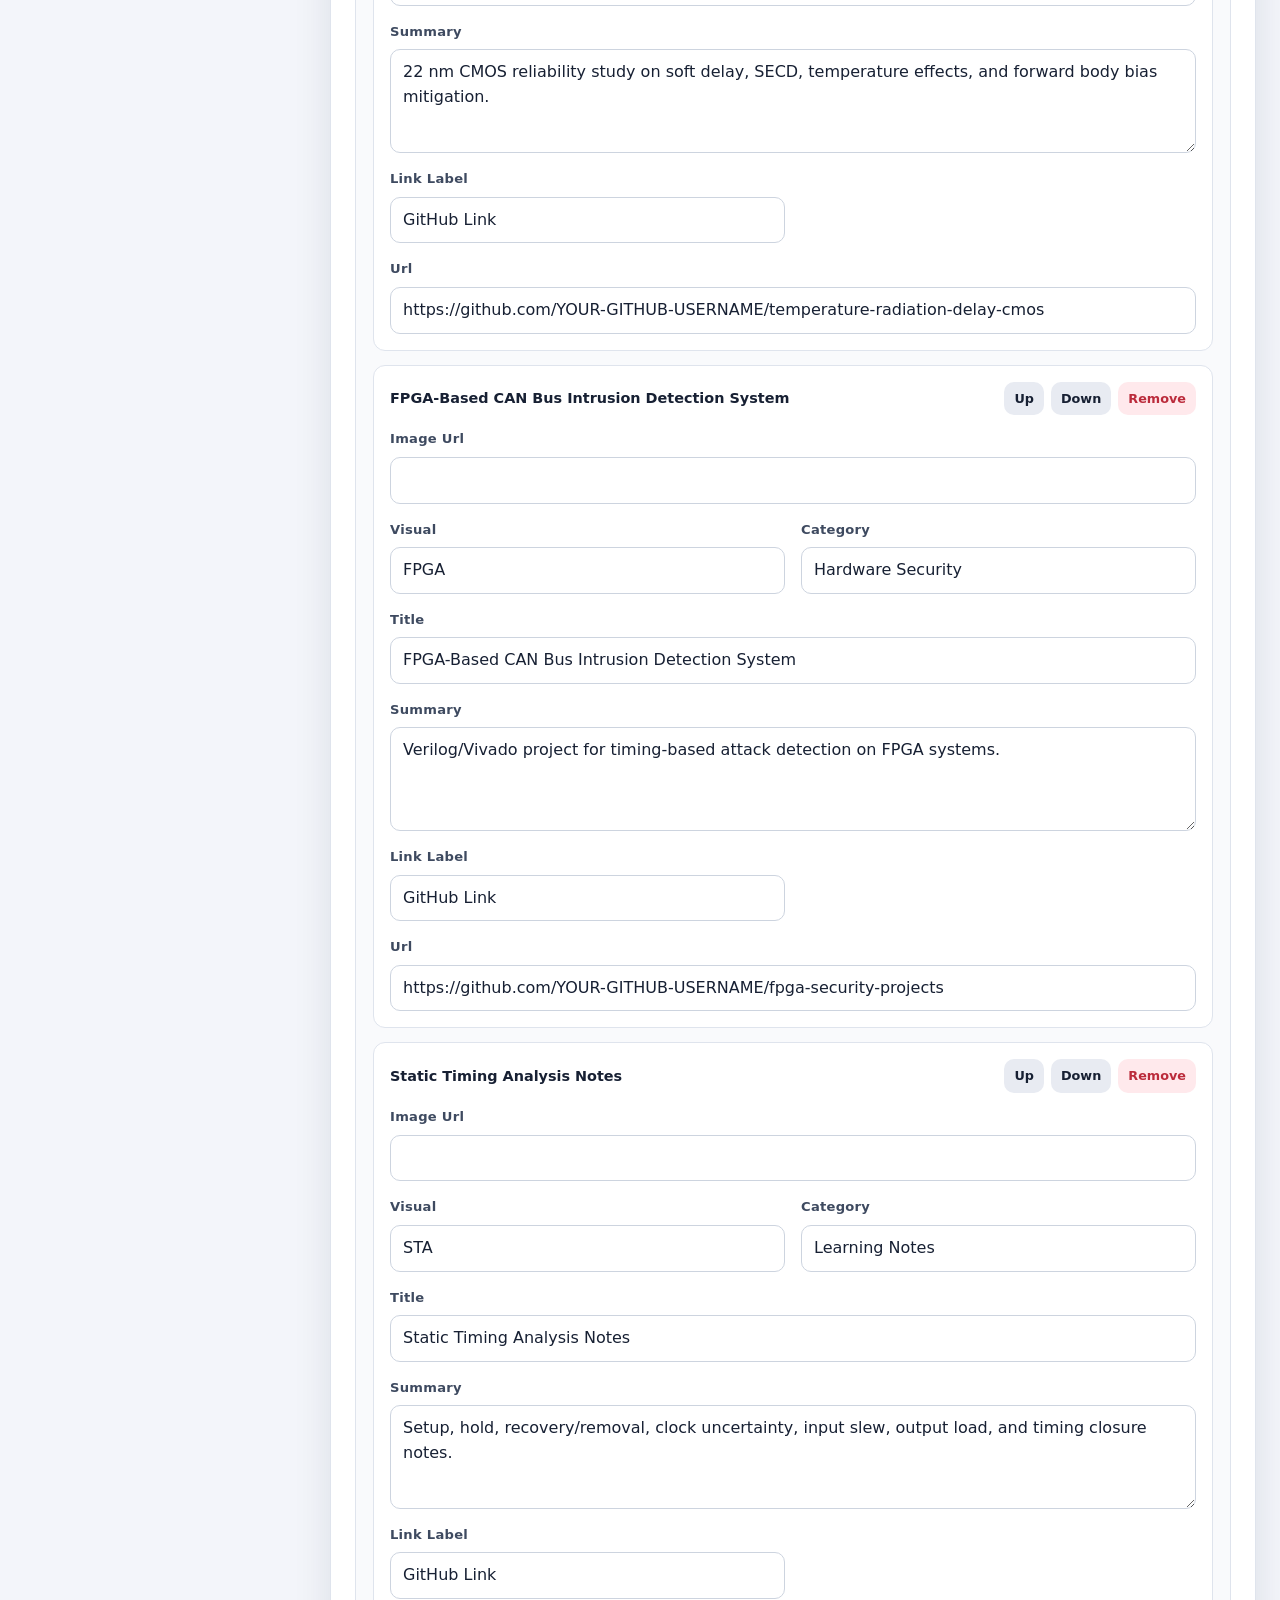
<file: admin.html>
<!DOCTYPE html>
<html lang="en">
<head>
  <meta charset="UTF-8">
  <meta name="viewport" content="width=device-width, initial-scale=1.0">
  <meta name="robots" content="noindex">
  <title>Portfolio Content Manager</title>
  <link rel="stylesheet" href="admin.css">
</head>
<body>
  <header class="admin-header">
    <div>
      <p class="eyebrow">Portfolio CMS</p>
      <h1>Content Manager</h1>
      <p>Edit the website content without changing HTML or CSS.</p>
    </div>
    <a class="secondary-button" href="index.html">View website</a>
  </header>

  <div class="toolbar" aria-label="Content actions">
    <button id="openButton" type="button">Open content.json</button>
    <button id="saveButton" type="button">Save JSON file</button>
    <button id="downloadButton" type="button">Download JSON</button>
    <button id="copyButton" type="button">Copy JSON</button>
    <button id="previewButton" type="button">Preview changes</button>
  </div>

  <main class="admin-main">
    <aside class="instructions">
      <h2>Publishing workflow</h2>
      <ol>
        <li>Edit fields and add or reorder items.</li>
        <li>Use Preview changes to check the website.</li>
        <li>Save as <code>content.json</code> in this project.</li>
        <li>Commit and push that one file to GitHub Pages.</li>
      </ol>
      <p>The public website reads this content automatically. No main page or stylesheet edits are needed.</p>
      <p id="statusMessage" class="status" role="status">Loading content...</p>
    </aside>

    <section id="editor" class="editor" aria-label="Portfolio content editor"></section>
  </main>

  <script src="admin.js" defer></script>
</body>
</html>
</file>
<file: style.css>
:root {
  --bg: #fbf9fb;
  --header: #f1f3fa;
  --surface: #ffffff;
  --surface-soft: #f8f8fd;
  --text: #111525;
  --muted: #555b6d;
  --accent: #4b35ff;
  --accent-soft: #e7e9ff;
  --teal: #00a39b;
  --line: rgba(17, 21, 37, 0.1);
  --shadow: 0 10px 24px rgba(25, 30, 52, 0.11);
  --page: 1100px;
  --serif: Georgia, "Times New Roman", serif;
}

body.dark {
  --bg: #151522;
  --header: #1d2030;
  --surface: #202334;
  --surface-soft: #25283b;
  --text: #f7f6fb;
  --muted: #c7c9d6;
  --accent: #9689ff;
  --accent-soft: #2d3154;
  --teal: #43d4c9;
  --line: rgba(255, 255, 255, 0.11);
  --shadow: 0 12px 28px rgba(0, 0, 0, 0.3);
}

* {
  box-sizing: border-box;
}

html {
  scroll-behavior: smooth;
  scroll-padding-top: 86px;
}

body {
  margin: 0;
  color: var(--text);
  background: var(--bg);
  font-family: var(--serif);
  line-height: 1.55;
  transition: color 180ms ease, background 180ms ease;
}

button,
input {
  font: inherit;
}

a {
  color: inherit;
}

.topbar {
  min-height: 76px;
  position: sticky;
  top: 0;
  z-index: 30;
  display: grid;
  grid-template-columns: auto minmax(0, 1fr) auto;
  align-items: center;
  gap: 32px;
  padding: 0 max(18px, calc((100vw - 1380px) / 2));
  border-bottom: 1px solid var(--line);
  background: color-mix(in srgb, var(--header) 94%, transparent);
  backdrop-filter: blur(12px);
  box-shadow: 0 2px 5px rgba(17, 21, 37, 0.04);
}

.brand {
  font-size: 1.35rem;
  font-weight: 800;
  text-decoration: none;
  white-space: nowrap;
}

nav {
  display: flex;
  justify-content: center;
  gap: clamp(18px, 2.5vw, 40px);
}

nav a {
  position: relative;
  padding: 25px 0;
  color: var(--text);
  font-size: 0.98rem;
  font-weight: 700;
  text-decoration: none;
  white-space: nowrap;
}

nav a::after {
  content: "";
  position: absolute;
  left: 0;
  right: 0;
  bottom: 17px;
  height: 2px;
  background: var(--accent);
  transform: scaleX(0);
  transition: transform 160ms ease;
}

nav a:hover::after,
nav a:focus-visible::after {
  transform: scaleX(1);
}

.header-actions {
  display: flex;
  align-items: center;
  gap: 10px;
}

.theme-btn,
.menu-btn,
.icon-btn,
.search-row button {
  border: 0;
  color: var(--text);
  background: transparent;
  cursor: pointer;
  font-weight: 700;
}

.theme-btn {
  padding: 9px 8px;
}

.icon-btn {
  width: 38px;
  height: 38px;
  display: grid;
  place-items: center;
  border-radius: 50%;
}

.icon-btn:hover,
.icon-btn:focus-visible {
  background: var(--accent-soft);
}

.icon-btn svg {
  width: 20px;
  fill: none;
  stroke: currentColor;
  stroke-width: 2;
  stroke-linecap: round;
}

.menu-btn {
  display: none;
  padding: 9px 12px;
  border: 1px solid var(--line);
  border-radius: 8px;
}

.search-panel {
  position: fixed;
  z-index: 40;
  top: 88px;
  right: max(18px, calc((100vw - var(--page)) / 2));
  width: min(440px, calc(100vw - 36px));
  padding: 20px;
  border: 1px solid var(--line);
  border-radius: 14px;
  background: var(--surface);
  box-shadow: var(--shadow);
}

.search-panel[hidden] {
  display: none;
}

.search-panel label {
  display: block;
  margin-bottom: 9px;
  font-weight: 700;
}

.search-row {
  display: grid;
  grid-template-columns: 1fr auto;
  gap: 8px;
}

.search-row input {
  min-width: 0;
  padding: 11px 13px;
  border: 1px solid var(--line);
  border-radius: 8px;
  color: var(--text);
  background: var(--surface-soft);
}

.search-row button {
  padding: 0 12px;
  color: var(--accent);
}

.search-results {
  display: grid;
  gap: 7px;
  margin-top: 12px;
}

.search-results a {
  padding: 9px 11px;
  border-radius: 7px;
  background: var(--surface-soft);
  text-decoration: none;
  font-weight: 700;
}

.search-results p {
  margin: 0;
  color: var(--muted);
}

.hero {
  min-height: calc(100vh - 76px);
  display: grid;
  grid-template-columns: 300px minmax(0, 760px);
  gap: clamp(55px, 7vw, 105px);
  justify-content: center;
  align-items: start;
  padding: 38px 26px 60px;
  background:
    radial-gradient(circle at 18% 18%, rgba(94, 72, 255, 0.15), transparent 31%),
    radial-gradient(circle at 82% 84%, rgba(0, 191, 180, 0.16), transparent 34%),
    linear-gradient(135deg, #faf7ff 0%, #fffafd 54%, #f1ffff 100%);
}

body.dark .hero {
  background:
    radial-gradient(circle at 18% 18%, rgba(94, 72, 255, 0.22), transparent 31%),
    radial-gradient(circle at 82% 84%, rgba(0, 191, 180, 0.16), transparent 34%),
    var(--bg);
}

.profile-card {
  position: sticky;
  top: 108px;
  padding-top: 2px;
  text-align: center;
}

.avatar {
  width: 202px;
  height: 202px;
  margin: 0 auto 22px;
  display: grid;
  place-items: center;
  overflow: hidden;
  border: 5px solid #fff;
  border-radius: 50%;
  color: #fff;
  background: linear-gradient(145deg, var(--accent), var(--teal));
  box-shadow: var(--shadow);
}

.avatar img {
  width: 100%;
  height: 100%;
  object-fit: cover;
}

.avatar-fallback {
  font-size: 3rem;
  font-weight: 800;
  letter-spacing: -0.08em;
}

h1,
h2,
h3,
p {
  margin-top: 0;
}

h1 {
  max-width: 290px;
  margin: 0 auto 12px;
  font-size: clamp(2.7rem, 4.6vw, 3.8rem);
  line-height: 1.03;
  letter-spacing: -0.04em;
}

h2 {
  font-size: clamp(1.65rem, 3vw, 2.25rem);
  line-height: 1.15;
  letter-spacing: -0.025em;
}

h3 {
  line-height: 1.3;
}

.pronouns,
.location,
.affiliation {
  color: var(--muted);
}

.profile-card h2 {
  margin: 12px -25px 10px;
  color: var(--accent);
  font-size: 1.48rem;
  line-height: 1.25;
}

.profile-card .location {
  margin-top: -4px;
  font-size: 0.9rem;
}

.socials {
  display: flex;
  flex-wrap: wrap;
  justify-content: center;
  gap: 11px;
  margin-top: 26px;
}

.socials a {
  width: 46px;
  height: 46px;
  display: grid;
  place-items: center;
  border: 1px solid var(--line);
  border-radius: 50%;
  color: var(--muted);
  background: var(--surface);
  box-shadow: 0 5px 14px rgba(25, 30, 52, 0.08);
  font-family: Arial, sans-serif;
  font-size: 0.9rem;
  font-weight: 800;
  text-decoration: none;
  transition: transform 160ms ease, color 160ms ease;
}

.socials a:hover,
.socials a:focus-visible {
  color: var(--accent);
  transform: translateY(-3px);
}

.hero-content {
  min-width: 0;
}

.summary {
  padding: 2px 0 32px;
}

.summary > p {
  max-width: 660px;
  margin: 32px 0;
  color: var(--text);
  font-size: 1.13rem;
  line-height: 1.72;
}

.title-row {
  display: flex;
  align-items: center;
  gap: 14px;
}

.title-row h2 {
  margin: 0;
}

.section-icon,
.card-icon {
  flex: 0 0 auto;
  display: grid;
  place-items: center;
  color: var(--accent);
  background: var(--accent-soft);
}

.section-icon {
  width: 48px;
  height: 48px;
  border-radius: 50%;
}

.section-icon svg,
.card-icon svg {
  width: 23px;
  height: 23px;
  fill: none;
  stroke: currentColor;
  stroke-width: 1.7;
  stroke-linecap: round;
  stroke-linejoin: round;
}

.btn {
  display: inline-block;
  padding: 15px 25px;
  border-radius: 10px;
  color: #fff;
  background: linear-gradient(110deg, var(--accent), var(--teal));
  box-shadow: 0 9px 18px rgba(75, 53, 255, 0.2);
  font-size: 1.02rem;
  font-weight: 800;
  text-decoration: none;
}

.hero-features {
  display: grid;
  gap: 46px;
}

.hero-feature .title-row {
  margin-bottom: 28px;
}

.hero-feature .title-row h2 {
  font-size: 1.7rem;
}

.cards {
  display: grid;
  grid-template-columns: repeat(auto-fit, minmax(min(100%, 210px), 1fr));
  gap: 22px;
}

.mini-card {
  position: relative;
  min-height: 178px;
  display: grid;
  grid-template-columns: auto 1fr;
  align-items: start;
  gap: 14px;
  padding: 24px 20px;
  border: 1px solid var(--line);
  border-radius: 10px;
  background: color-mix(in srgb, var(--surface) 86%, transparent);
  box-shadow: 0 8px 18px rgba(25, 30, 52, 0.09);
}

.card-icon {
  width: 46px;
  height: 46px;
  margin-top: -2px;
  border: 1px solid var(--line);
  border-radius: 50%;
  background: var(--surface);
  box-shadow: 0 4px 10px rgba(25, 30, 52, 0.08);
}

.mini-card h3 {
  margin-bottom: 10px;
  font-size: 1.18rem;
}

.mini-card p {
  margin-bottom: 5px;
  color: var(--muted);
  font-size: 0.9rem;
  line-height: 1.45;
}

.mini-card .card-subtitle {
  color: var(--text);
}

.mini-card ul {
  margin: 10px 0 0;
  padding-left: 18px;
  color: var(--muted);
  font-size: 0.88rem;
}

.chips {
  display: flex;
  flex-wrap: wrap;
  gap: 12px;
}

.chips span,
.tag {
  display: inline-block;
  padding: 7px 14px;
  border: 1px solid color-mix(in srgb, var(--accent) 18%, transparent);
  border-radius: 999px;
  color: #382bc0;
  background: var(--accent-soft);
  font-size: 0.86rem;
  font-weight: 700;
}

body.dark .chips span,
body.dark .tag {
  color: var(--accent);
}

.content-section {
  max-width: var(--page);
  margin: 0 auto;
  padding: 94px 26px;
}

.content-section + .content-section {
  border-top: 1px solid color-mix(in srgb, var(--line) 45%, transparent);
}

.section-heading {
  max-width: 760px;
  margin: 0 auto 52px;
  text-align: center;
}

.section-heading .title-row {
  justify-content: center;
}

.section-heading > p {
  margin: 16px auto 0;
  color: var(--muted);
  font-size: 1rem;
}

.section-heading .eyebrow {
  margin-bottom: 8px;
  color: var(--accent);
  font-size: 0.78rem;
  font-weight: 800;
  letter-spacing: 0.12em;
  text-transform: uppercase;
}

.layout-text {
  padding-top: 84px;
  padding-bottom: 120px;
}

.layout-text .section-heading {
  margin-bottom: 32px;
}

.text-content {
  max-width: 590px;
  margin: 0 auto;
  color: #31394f;
  font-size: 1.18rem;
  line-height: 1.75;
}

body.dark .text-content {
  color: var(--muted);
}

.text-content p {
  margin-bottom: 25px;
}

.editorial-grid {
  display: grid;
  grid-template-columns: repeat(2, minmax(0, 1fr));
  gap: 30px;
}

.editorial-card {
  overflow: hidden;
  border: 1px solid var(--line);
  border-radius: 13px;
  background: var(--surface);
  box-shadow: var(--shadow);
}

.editorial-media {
  height: 255px;
  overflow: hidden;
  background: #dfe2ec;
}

.editorial-media img {
  width: 100%;
  height: 100%;
  display: block;
  object-fit: cover;
}

.media-placeholder {
  position: relative;
  display: grid;
  place-items: center;
  isolation: isolate;
  color: #fff;
  background:
    linear-gradient(135deg, rgba(19, 22, 37, 0.12), rgba(19, 22, 37, 0.52)),
    linear-gradient(120deg, #5345e8, #079c9a);
}

.media-placeholder::before,
.media-placeholder::after {
  content: "";
  position: absolute;
  z-index: -1;
  border: 1px solid rgba(255, 255, 255, 0.28);
}

.media-placeholder::before {
  inset: 32px;
  background: repeating-linear-gradient(90deg, transparent 0 34px, rgba(255, 255, 255, 0.1) 35px 36px);
}

.media-placeholder::after {
  width: 150px;
  height: 150px;
  border-radius: 50%;
  box-shadow: 0 0 0 24px rgba(255, 255, 255, 0.06), 0 0 0 48px rgba(255, 255, 255, 0.04);
}

.media-placeholder span {
  padding: 12px 18px;
  border: 1px solid rgba(255, 255, 255, 0.4);
  border-radius: 7px;
  background: rgba(14, 17, 30, 0.22);
  backdrop-filter: blur(7px);
  font-size: 1.45rem;
  font-weight: 800;
  letter-spacing: 0.04em;
}

.media-tone-1 {
  background: linear-gradient(135deg, rgba(10, 16, 39, 0.1), rgba(10, 16, 39, 0.55)), linear-gradient(120deg, #2972a4, #5f4ad7);
}

.media-tone-2 {
  background: linear-gradient(135deg, rgba(10, 16, 39, 0.08), rgba(10, 16, 39, 0.5)), linear-gradient(120deg, #a86428, #7d3f8d);
}

.media-tone-3 {
  background: linear-gradient(135deg, rgba(10, 16, 39, 0.08), rgba(10, 16, 39, 0.5)), linear-gradient(120deg, #238f70, #304f9d);
}

.editorial-body {
  padding: 30px 32px 27px;
}

.editorial-body h3 {
  margin: 16px 0 14px;
  font-size: 1.35rem;
}

.editorial-body > p {
  min-height: 3.2em;
  margin-bottom: 18px;
  color: var(--muted);
}

.card-meta {
  display: flex;
  flex-wrap: wrap;
  gap: 8px 18px;
  margin: 0 0 16px;
  padding: 14px 0;
  border-top: 1px solid var(--line);
  border-bottom: 1px solid var(--line);
  color: var(--muted);
  font-size: 0.82rem;
}

.card-meta span + span::before {
  content: "";
  display: inline-block;
  width: 3px;
  height: 3px;
  margin: 0 8px 3px 0;
  border-radius: 50%;
  background: currentColor;
}

.text-link {
  color: var(--accent);
  font-weight: 700;
  text-decoration: none;
}

.text-link:hover,
.text-link:focus-visible {
  text-decoration: underline;
}

.post-grid {
  max-width: 680px;
  margin: 0 auto;
  display: grid;
  gap: 30px;
}

.post-card .editorial-media {
  height: 350px;
}

.layout-cards > .cards {
  grid-template-columns: repeat(auto-fit, minmax(min(100%, 300px), 1fr));
}

.layout-cards > .cards .mini-card {
  min-height: 210px;
}

.contact-list {
  max-width: 680px;
  margin: 0 auto;
  display: grid;
  gap: 12px;
}

.contact-item {
  display: flex;
  justify-content: space-between;
  gap: 20px;
  padding: 18px 22px;
  border-bottom: 1px solid var(--line);
}

.contact-item span {
  color: var(--muted);
  font-weight: 700;
}

.contact-item a {
  color: var(--accent);
  font-weight: 700;
}

.loading-state,
.error-state {
  min-height: 70vh;
  display: grid;
  place-content: center;
  padding: 40px;
  text-align: center;
}

footer {
  padding: 34px 24px;
  border-top: 1px solid var(--line);
  color: var(--muted);
  text-align: center;
}

@media (max-width: 1120px) {
  .topbar {
    grid-template-columns: 1fr auto auto;
    padding: 0 20px;
  }

  .menu-btn {
    display: inline-block;
  }

  nav {
    position: absolute;
    top: calc(100% + 1px);
    left: 16px;
    right: 16px;
    display: none;
    max-height: 70vh;
    overflow-y: auto;
    flex-direction: column;
    align-items: stretch;
    gap: 0;
    padding: 10px;
    border: 1px solid var(--line);
    border-radius: 12px;
    background: var(--surface);
    box-shadow: var(--shadow);
  }

  nav.open {
    display: flex;
  }

  nav a {
    padding: 11px 12px;
  }

  nav a::after {
    display: none;
  }

  .hero {
    grid-template-columns: 270px minmax(0, 680px);
    gap: 45px;
  }
}

@media (max-width: 860px) {
  .hero {
    grid-template-columns: 1fr;
    padding-top: 55px;
  }

  .profile-card {
    position: static;
  }

  .hero-content {
    max-width: 680px;
    margin: 0 auto;
  }

  .summary .title-row,
  .hero-feature .title-row {
    justify-content: center;
  }

  .summary {
    text-align: center;
  }

  .summary > p {
    margin-left: auto;
    margin-right: auto;
  }

  .chips {
    justify-content: center;
  }

  .editorial-grid {
    grid-template-columns: 1fr;
    max-width: 680px;
    margin-left: auto;
    margin-right: auto;
  }
}

@media (max-width: 600px) {
  .topbar {
    min-height: 66px;
    gap: 8px;
    padding: 0 13px;
  }

  .brand {
    max-width: 41vw;
    overflow: hidden;
    font-size: 1.05rem;
    text-overflow: ellipsis;
  }

  .theme-btn,
  .menu-btn {
    padding: 7px 9px;
    font-size: 0.82rem;
  }

  .icon-btn {
    width: 34px;
    height: 34px;
  }

  .hero,
  .content-section {
    padding-left: 18px;
    padding-right: 18px;
  }

  .avatar {
    width: 170px;
    height: 170px;
  }

  .cards {
    grid-template-columns: 1fr;
  }

  .mini-card {
    min-height: auto;
  }

  .title-row {
    align-items: flex-start;
  }

  .section-icon {
    width: 42px;
    height: 42px;
  }

  .section-heading .title-row {
    align-items: center;
  }

  .editorial-media,
  .post-card .editorial-media {
    height: 220px;
  }

  .editorial-body {
    padding: 24px 22px;
  }

  .contact-item {
    flex-direction: column;
    gap: 4px;
  }
}

@media (prefers-reduced-motion: reduce) {
  html {
    scroll-behavior: auto;
  }
}
</file>
<file: admin.css>
:root {
  --bg: #f3f5fa;
  --surface: #ffffff;
  --text: #172033;
  --muted: #637087;
  --accent: #5145e5;
  --danger: #bb2b3b;
  --line: #dfe4ed;
  --shadow: 0 14px 38px rgba(23, 32, 51, 0.1);
}

* {
  box-sizing: border-box;
}

body {
  margin: 0;
  color: var(--text);
  background: var(--bg);
  font-family: Inter, ui-sans-serif, system-ui, -apple-system, BlinkMacSystemFont, "Segoe UI", sans-serif;
  line-height: 1.55;
}

button,
input,
textarea,
select {
  font: inherit;
}

button,
.secondary-button {
  border: 0;
  border-radius: 10px;
  padding: 10px 15px;
  color: #fff;
  background: var(--accent);
  cursor: pointer;
  font-weight: 750;
  text-decoration: none;
}

button:hover,
button:focus-visible,
.secondary-button:hover,
.secondary-button:focus-visible {
  filter: brightness(0.92);
}

.admin-header {
  display: flex;
  justify-content: space-between;
  align-items: center;
  gap: 30px;
  padding: 34px max(24px, calc((100vw - 1300px) / 2));
  color: #fff;
  background: linear-gradient(135deg, #3027a8, #008f8c);
}

.admin-header h1 {
  margin: 0;
  font-size: clamp(2rem, 4vw, 3.3rem);
  line-height: 1;
}

.admin-header p {
  margin: 10px 0 0;
}

.admin-header .eyebrow {
  margin: 0 0 8px;
  font-size: 0.75rem;
  font-weight: 850;
  letter-spacing: 0.14em;
  text-transform: uppercase;
}

.secondary-button {
  border: 1px solid rgba(255, 255, 255, 0.42);
  background: rgba(255, 255, 255, 0.14);
  white-space: nowrap;
}

.toolbar {
  position: sticky;
  top: 0;
  z-index: 10;
  display: flex;
  flex-wrap: wrap;
  gap: 10px;
  padding: 14px max(24px, calc((100vw - 1300px) / 2));
  border-bottom: 1px solid var(--line);
  background: rgba(255, 255, 255, 0.94);
  backdrop-filter: blur(10px);
}

.toolbar button:nth-child(n + 3) {
  color: var(--text);
  background: #e8ebf5;
}

.admin-main {
  max-width: 1300px;
  margin: 0 auto;
  display: grid;
  grid-template-columns: 280px minmax(0, 1fr);
  gap: 26px;
  padding: 30px 24px 80px;
}

.instructions {
  position: sticky;
  top: 84px;
  align-self: start;
  padding: 22px;
  border: 1px solid var(--line);
  border-radius: 16px;
  background: var(--surface);
  box-shadow: var(--shadow);
}

.instructions h2 {
  margin-top: 0;
  font-size: 1.15rem;
}

.instructions ol {
  padding-left: 21px;
}

.instructions p,
.instructions li {
  color: var(--muted);
  font-size: 0.92rem;
}

.status {
  margin: 20px 0 0 !important;
  padding: 12px;
  border-radius: 10px;
  color: #263154 !important;
  background: #eef0ff;
  font-weight: 700;
}

.status.error {
  color: #74212c !important;
  background: #ffe9ec;
}

.editor {
  display: grid;
  gap: 24px;
}

.editor-panel,
.section-panel {
  padding: 24px;
  border: 1px solid var(--line);
  border-radius: 18px;
  background: var(--surface);
  box-shadow: var(--shadow);
}

.panel-header,
.section-header,
.array-header,
.item-header,
.add-section {
  display: flex;
  align-items: center;
  justify-content: space-between;
  gap: 14px;
}

.panel-header,
.section-header {
  margin-bottom: 20px;
  padding-bottom: 16px;
  border-bottom: 1px solid var(--line);
}

.panel-header h2,
.section-header h2 {
  margin: 0;
  font-size: 1.35rem;
}

.section-meta {
  color: var(--muted);
  font-size: 0.84rem;
  font-weight: 750;
  text-transform: uppercase;
}

.fields {
  display: grid;
  grid-template-columns: repeat(2, minmax(0, 1fr));
  gap: 16px;
}

.field {
  display: grid;
  gap: 7px;
}

.field.wide,
.array-field,
.object-field {
  grid-column: 1 / -1;
}

.field > span,
.array-header > span,
.object-field > legend {
  color: #3e4a60;
  font-size: 0.82rem;
  font-weight: 800;
  letter-spacing: 0.02em;
}

input[type="text"],
input[type="url"],
textarea,
select {
  width: 100%;
  border: 1px solid #cdd4df;
  border-radius: 10px;
  padding: 10px 12px;
  color: var(--text);
  background: #fff;
}

textarea {
  min-height: 104px;
  resize: vertical;
}

input:focus,
textarea:focus,
select:focus {
  border-color: var(--accent);
  outline: 3px solid rgba(81, 69, 229, 0.13);
}

.checkbox-field {
  grid-template-columns: auto 1fr;
  align-items: center;
  align-content: start;
}

.checkbox-field input {
  width: 20px;
  height: 20px;
  accent-color: var(--accent);
}

.array-field,
.object-field {
  margin: 0;
  padding: 17px;
  border: 1px solid var(--line);
  border-radius: 13px;
  background: #f9fafc;
}

.array-items {
  display: grid;
  gap: 14px;
  margin-top: 14px;
}

.array-item {
  padding: 16px;
  border: 1px solid var(--line);
  border-radius: 12px;
  background: #fff;
}

.item-header {
  margin-bottom: 14px;
}

.item-header strong {
  font-size: 0.9rem;
}

.button-row {
  display: flex;
  flex-wrap: wrap;
  gap: 7px;
}

.small-button {
  padding: 7px 10px;
  font-size: 0.8rem;
}

.muted-button {
  color: var(--text);
  background: #e8ebf2;
}

.danger-button {
  color: var(--danger);
  background: #ffe9ec;
}

.primitive-row {
  display: grid;
  grid-template-columns: 1fr auto;
  gap: 8px;
}

.add-section {
  flex-wrap: wrap;
  padding: 22px;
  border: 2px dashed #bfc7d5;
  border-radius: 16px;
  background: rgba(255, 255, 255, 0.55);
}

.add-section h2 {
  margin: 0;
  font-size: 1.15rem;
}

.add-section-controls {
  display: flex;
  gap: 10px;
}

.add-section select {
  min-width: 180px;
}

@media (max-width: 900px) {
  .admin-main {
    grid-template-columns: 1fr;
  }

  .instructions {
    position: static;
  }
}

@media (max-width: 650px) {
  .admin-header {
    align-items: flex-start;
    flex-direction: column;
  }

  .fields {
    grid-template-columns: 1fr;
  }

  .field,
  .array-field,
  .object-field {
    grid-column: 1;
  }

  .panel-header,
  .section-header,
  .add-section {
    align-items: flex-start;
    flex-direction: column;
  }
}
</file>
